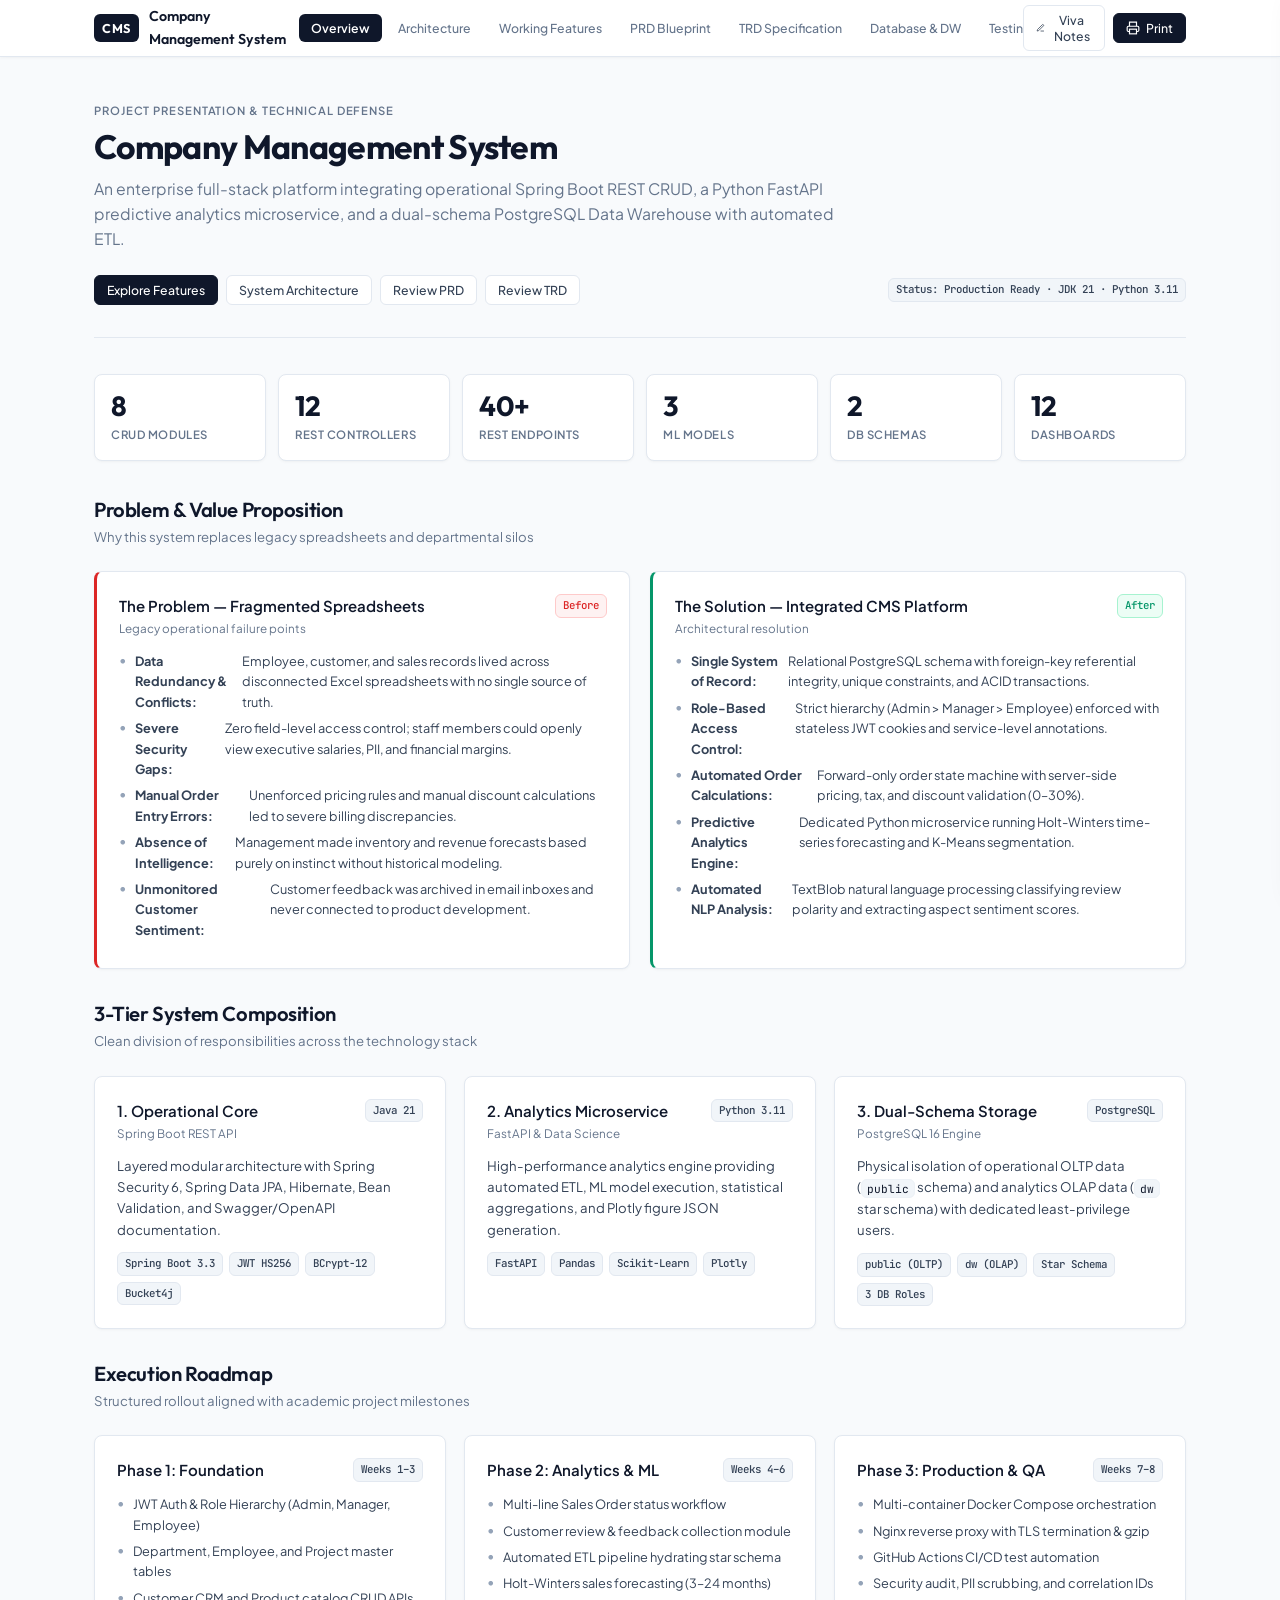
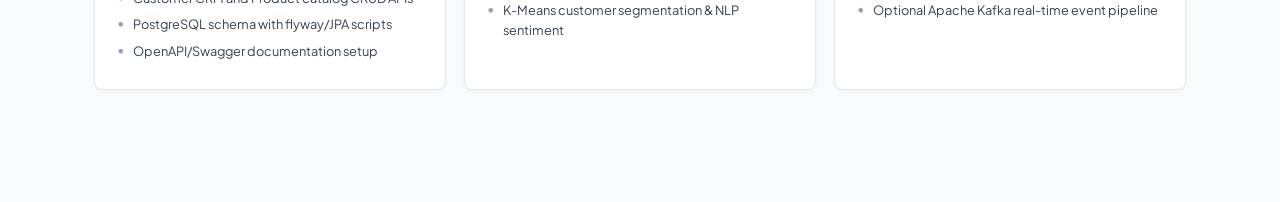
<file: docs/presentation.html>
<!DOCTYPE html>
<html lang="en">
<head>
<meta charset="UTF-8" />
<meta name="viewport" content="width=device-width, initial-scale=1.0" />
<title>Company Management System — Architecture &amp; Project Specification</title>
<link rel="preconnect" href="https://fonts.googleapis.com" />
<link rel="preconnect" href="https://fonts.gstatic.com" crossorigin />
<link href="https://fonts.googleapis.com/css2?family=Outfit:wght@400;500;600;700&family=Plus+Jakarta+Sans:wght@400;500;600;700&family=JetBrains+Mono:wght@400;500&display=swap" rel="stylesheet" />
<style>
:root {
  --bg-canvas: #f8fafc;
  --bg-surface: #ffffff;
  --bg-subtle: #f1f5f9;
  --border: #e2e8f0;
  --border-subtle: #edf2f7;
  
  --text-main: #0f172a;
  --text-body: #334155;
  --text-muted: #64748b;
  --text-light: #94a3b8;
  
  --ink: #0f172a;
  
  /* Restrained, solid indicator colors - ZERO gradients */
  --c-blue: #2563eb;
  --c-blue-bg: #eff6ff;
  --c-green: #059669;
  --c-green-bg: #ecfdf5;
  --c-amber: #d97706;
  --c-amber-bg: #fffbeb;
  --c-purple: #7c3aed;
  --c-purple-bg: #f5f3ff;
  --c-red: #dc2626;
  --c-red-bg: #fef2f2;

  --font-display: 'Outfit', -apple-system, BlinkMacSystemFont, sans-serif;
  --font-body: 'Plus Jakarta Sans', -apple-system, BlinkMacSystemFont, sans-serif;
  --font-mono: 'JetBrains Mono', monospace;

  --radius-sm: 6px;
  --radius-md: 8px;
  --radius-lg: 12px;
  --shadow-sm: 0 1px 3px 0 rgba(0, 0, 0, 0.04), 0 1px 2px -1px rgba(0, 0, 0, 0.02);
}

*, *::before, *::after {
  box-sizing: border-box;
  margin: 0;
  padding: 0;
}

html {
  scroll-behavior: smooth;
  font-size: 15px;
}

body {
  font-family: var(--font-body);
  background-color: var(--bg-canvas);
  color: var(--text-body);
  line-height: 1.6;
  -webkit-font-smoothing: antialiased;
  min-height: 100vh;
}

/* Typography Standards */
h1, h2, h3, h4, h5, .font-display {
  font-family: var(--font-display);
  color: var(--text-main);
  letter-spacing: -0.02em;
  font-weight: 600;
}

h1 { font-size: 2.25rem; line-height: 1.2; font-weight: 700; }
h2 { font-size: 1.45rem; line-height: 1.3; }
h3 { font-size: 1.1rem; line-height: 1.4; }
h4 { font-size: 0.95rem; }

p { margin-bottom: 0.85rem; }
p:last-child { margin-bottom: 0; }

code {
  font-family: var(--font-mono);
  font-size: 0.85em;
  background-color: var(--bg-subtle);
  color: var(--text-main);
  padding: 0.15em 0.45em;
  border-radius: var(--radius-sm);
  border: 1px solid var(--border-subtle);
}

/* Header & Navigation Bar */
.navbar {
  position: sticky;
  top: 0;
  z-index: 100;
  background: var(--bg-surface);
  border-bottom: 1px solid var(--border);
  box-shadow: var(--shadow-sm);
}

.navbar-inner {
  max-width: 1140px;
  margin: 0 auto;
  padding: 0 24px;
  display: flex;
  align-items: center;
  justify-content: space-between;
  height: 56px;
}

.brand {
  display: flex;
  align-items: center;
  gap: 10px;
  text-decoration: none;
  color: var(--text-main);
}

.brand-badge {
  background: var(--ink);
  color: #ffffff;
  font-family: var(--font-display);
  font-weight: 700;
  font-size: 0.85rem;
  padding: 4px 8px;
  border-radius: var(--radius-sm);
  letter-spacing: 0.05em;
}

.brand-title {
  font-family: var(--font-display);
  font-size: 0.95rem;
  font-weight: 600;
  color: var(--text-main);
}

.nav-tabs {
  display: flex;
  gap: 4px;
  overflow-x: auto;
  scrollbar-width: none;
}
.nav-tabs::-webkit-scrollbar { display: none; }

.nav-tab {
  font-family: var(--font-body);
  font-size: 0.82rem;
  font-weight: 500;
  color: var(--text-muted);
  background: none;
  border: none;
  padding: 6px 12px;
  border-radius: var(--radius-sm);
  cursor: pointer;
  white-space: nowrap;
  transition: all 0.15s ease;
}

.nav-tab:hover {
  color: var(--text-main);
  background: var(--bg-subtle);
}

.nav-tab.active {
  color: #ffffff;
  background: var(--ink);
  font-weight: 600;
}

.nav-actions {
  display: flex;
  align-items: center;
  gap: 8px;
}

.btn {
  display: inline-flex;
  align-items: center;
  gap: 6px;
  font-family: var(--font-body);
  font-size: 0.82rem;
  font-weight: 500;
  padding: 6px 12px;
  border-radius: var(--radius-sm);
  border: 1px solid var(--border);
  background: var(--bg-surface);
  color: var(--text-body);
  cursor: pointer;
  text-decoration: none;
  transition: all 0.15s ease;
}

.btn:hover {
  background: var(--bg-subtle);
  color: var(--text-main);
  border-color: var(--text-light);
}

.btn-primary {
  background: var(--ink);
  color: #ffffff;
  border-color: var(--ink);
}

.btn-primary:hover {
  background: #1e293b;
  color: #ffffff;
  border-color: #1e293b;
}

/* Page Container */
.page-container {
  max-width: 1140px;
  margin: 0 auto;
  padding: 40px 24px 80px;
}

.section {
  display: none;
}
.section.active {
  display: block;
}

/* Clean Header / Hero */
.hero {
  border-bottom: 1px solid var(--border);
  padding-bottom: 32px;
  margin-bottom: 36px;
}

.eyebrow {
  display: inline-block;
  font-size: 0.75rem;
  font-weight: 600;
  text-transform: uppercase;
  letter-spacing: 0.08em;
  color: var(--text-muted);
  margin-bottom: 8px;
}

.hero-subtitle {
  font-size: 1.05rem;
  color: var(--text-muted);
  max-width: 760px;
  margin-top: 8px;
}

.quick-bar {
  display: flex;
  align-items: center;
  justify-content: space-between;
  flex-wrap: wrap;
  gap: 12px;
  margin-top: 24px;
}

.filter-search {
  position: relative;
  width: 100%;
  max-width: 320px;
}

.filter-search input {
  width: 100%;
  padding: 8px 12px 8px 32px;
  font-family: var(--font-body);
  font-size: 0.85rem;
  border: 1px solid var(--border);
  border-radius: var(--radius-sm);
  background: var(--bg-surface);
  color: var(--text-main);
  outline: none;
  transition: border-color 0.15s;
}

.filter-search input:focus {
  border-color: var(--ink);
}

.filter-search svg {
  position: absolute;
  left: 10px;
  top: 50%;
  transform: translateY(-50%);
  color: var(--text-light);
}

/* Metric / Stat Strip */
.stats-strip {
  display: grid;
  grid-template-columns: repeat(auto-fit, minmax(160px, 1fr));
  gap: 12px;
  margin-bottom: 36px;
}

.stat-box {
  background: var(--bg-surface);
  border: 1px solid var(--border);
  border-radius: var(--radius-md);
  padding: 16px;
  box-shadow: var(--shadow-sm);
}

.stat-val {
  font-family: var(--font-display);
  font-size: 1.85rem;
  font-weight: 700;
  color: var(--text-main);
  line-height: 1.1;
  margin-bottom: 4px;
}

.stat-desc {
  font-size: 0.76rem;
  font-weight: 600;
  color: var(--text-muted);
  text-transform: uppercase;
  letter-spacing: 0.05em;
}

/* Content Grids */
.grid-2 {
  display: grid;
  grid-template-columns: repeat(auto-fit, minmax(420px, 1fr));
  gap: 20px;
  margin-bottom: 32px;
}

.grid-3 {
  display: grid;
  grid-template-columns: repeat(auto-fit, minmax(310px, 1fr));
  gap: 18px;
  margin-bottom: 32px;
}

.grid-4 {
  display: grid;
  grid-template-columns: repeat(auto-fit, minmax(230px, 1fr));
  gap: 16px;
  margin-bottom: 32px;
}

/* Card Component */
.card {
  background: var(--bg-surface);
  border: 1px solid var(--border);
  border-radius: var(--radius-md);
  padding: 22px;
  box-shadow: var(--shadow-sm);
  display: flex;
  flex-direction: column;
}

.card-header {
  display: flex;
  align-items: flex-start;
  justify-content: space-between;
  margin-bottom: 12px;
}

.card-title {
  font-size: 1rem;
  font-weight: 600;
  color: var(--text-main);
}

.card-meta {
  font-size: 0.78rem;
  color: var(--text-muted);
  margin-top: 2px;
}

.card-body {
  font-size: 0.88rem;
  color: var(--text-body);
  flex-grow: 1;
}

/* Badges & Pills - Pure, flat, subtle solid fills */
.badge {
  display: inline-flex;
  align-items: center;
  font-family: var(--font-mono);
  font-size: 0.72rem;
  font-weight: 500;
  padding: 2px 7px;
  border-radius: var(--radius-sm);
  white-space: nowrap;
}

.badge-neutral { background: var(--bg-subtle); color: var(--text-body); border: 1px solid var(--border); }
.badge-blue    { background: var(--c-blue-bg); color: var(--c-blue); border: 1px solid #bfdbfe; }
.badge-green   { background: var(--c-green-bg); color: var(--c-green); border: 1px solid #a7f3d0; }
.badge-amber   { background: var(--c-amber-bg); color: var(--c-amber); border: 1px solid #fde68a; }
.badge-purple  { background: var(--c-purple-bg); color: var(--c-purple); border: 1px solid #ddd6fe; }
.badge-red     { background: var(--c-red-bg); color: var(--c-red); border: 1px solid #fecaca; }

.pill-list {
  display: flex;
  flex-wrap: wrap;
  gap: 6px;
  margin-top: 10px;
}

/* Section Header */
.section-header {
  margin-bottom: 24px;
}

.section-header h2 {
  font-size: 1.35rem;
  font-weight: 600;
  color: var(--text-main);
}

.section-header p {
  font-size: 0.88rem;
  color: var(--text-muted);
  margin-top: 3px;
}

/* Clean Explanatory Callout */
.callout {
  background: var(--bg-surface);
  border: 1px solid var(--border);
  border-left: 4px solid var(--ink);
  border-radius: var(--radius-sm);
  padding: 16px 20px;
  margin-bottom: 24px;
}

.callout-title {
  font-family: var(--font-display);
  font-size: 0.95rem;
  font-weight: 600;
  color: var(--text-main);
  margin-bottom: 4px;
}

.callout-text {
  font-size: 0.88rem;
  color: var(--text-body);
  line-height: 1.55;
}

/* Tables */
.table-wrapper {
  background: var(--bg-surface);
  border: 1px solid var(--border);
  border-radius: var(--radius-md);
  overflow-x: auto;
  box-shadow: var(--shadow-sm);
  margin-bottom: 28px;
}

table.data-table {
  width: 100%;
  border-collapse: collapse;
  font-size: 0.85rem;
  text-align: left;
}

table.data-table th {
  background: var(--bg-subtle);
  padding: 10px 14px;
  font-family: var(--font-display);
  font-size: 0.75rem;
  font-weight: 600;
  text-transform: uppercase;
  letter-spacing: 0.05em;
  color: var(--text-muted);
  border-bottom: 1px solid var(--border);
}

table.data-table td {
  padding: 10px 14px;
  border-bottom: 1px solid var(--border-subtle);
  vertical-align: middle;
}

table.data-table tr:last-child td {
  border-bottom: none;
}

table.data-table tr:hover td {
  background: #fafafc;
}

/* Interactive Feature Detail Item */
.feature-item {
  background: var(--bg-surface);
  border: 1px solid var(--border);
  border-radius: var(--radius-md);
  margin-bottom: 12px;
  transition: border-color 0.15s;
}

.feature-item:hover {
  border-color: var(--text-light);
}

.feature-summary {
  padding: 16px 20px;
  display: flex;
  align-items: center;
  justify-content: space-between;
  cursor: pointer;
  user-select: none;
}

.feature-summary-left {
  display: flex;
  align-items: center;
  gap: 14px;
}

.feature-num {
  font-family: var(--font-mono);
  font-size: 0.76rem;
  font-weight: 600;
  background: var(--bg-subtle);
  color: var(--text-main);
  padding: 3px 8px;
  border-radius: var(--radius-sm);
  border: 1px solid var(--border);
}

.feature-title-text {
  font-size: 0.95rem;
  font-weight: 600;
  color: var(--text-main);
}

.feature-subtitle-text {
  font-size: 0.82rem;
  color: var(--text-muted);
  margin-top: 1px;
}

.feature-summary-right {
  display: flex;
  align-items: center;
  gap: 12px;
}

.feature-chevron {
  width: 18px;
  height: 18px;
  color: var(--text-light);
  transition: transform 0.2s ease;
}

.feature-item.open .feature-chevron {
  transform: rotate(180deg);
  color: var(--text-main);
}

.feature-details {
  display: none;
  padding: 0 20px 20px 20px;
  border-top: 1px solid var(--border-subtle);
  background: #fafafa;
}

.feature-item.open .feature-details {
  display: block;
}

.feature-details-grid {
  display: grid;
  grid-template-columns: repeat(auto-fit, minmax(280px, 1fr));
  gap: 16px;
  margin-top: 16px;
}

.feature-details-col h5 {
  font-size: 0.78rem;
  text-transform: uppercase;
  letter-spacing: 0.05em;
  color: var(--text-muted);
  margin-bottom: 8px;
}

.clean-list {
  list-style: none;
}

.clean-list li {
  font-size: 0.85rem;
  color: var(--text-body);
  margin-bottom: 6px;
  display: flex;
  align-items: flex-start;
  gap: 8px;
}

.clean-list li::before {
  content: "•";
  color: var(--text-light);
  font-size: 1.1em;
  line-height: 1.2;
}

/* Architecture & Flow Diagrams */
.diagram-container {
  background: var(--bg-surface);
  border: 1px solid var(--border);
  border-radius: var(--radius-md);
  padding: 24px;
  margin-bottom: 24px;
  box-shadow: var(--shadow-sm);
}

.diagram-controls {
  display: flex;
  align-items: center;
  gap: 8px;
  flex-wrap: wrap;
  margin-top: 16px;
  padding-top: 16px;
  border-top: 1px solid var(--border-subtle);
}

.diagram-info-panel {
  background: var(--bg-subtle);
  border: 1px solid var(--border);
  border-radius: var(--radius-sm);
  padding: 12px 16px;
  font-size: 0.85rem;
  color: var(--text-main);
  margin-top: 14px;
  min-height: 48px;
  display: flex;
  align-items: center;
}

/* Sequential Step Strip */
.step-strip {
  display: flex;
  gap: 8px;
  overflow-x: auto;
  padding-bottom: 6px;
  margin: 18px 0;
}

.step-card {
  flex: 1;
  min-width: 120px;
  background: var(--bg-surface);
  border: 1px solid var(--border);
  border-radius: var(--radius-sm);
  padding: 12px;
  font-size: 0.8rem;
  text-align: center;
  position: relative;
}

.step-card-num {
  font-family: var(--font-mono);
  font-size: 0.7rem;
  font-weight: 600;
  color: var(--text-light);
  margin-bottom: 4px;
}

.step-card-title {
  font-weight: 600;
  color: var(--text-main);
  line-height: 1.2;
}

/* Code Snippets - Dark clean slate block */
.code-container {
  background: #0f172a;
  color: #e2e8f0;
  border-radius: var(--radius-md);
  padding: 16px 20px;
  font-family: var(--font-mono);
  font-size: 0.82rem;
  line-height: 1.6;
  overflow-x: auto;
  margin-bottom: 20px;
}

.code-title {
  color: #94a3b8;
  font-size: 0.72rem;
  text-transform: uppercase;
  letter-spacing: 0.08em;
  margin-bottom: 8px;
  border-bottom: 1px solid #1e293b;
  padding-bottom: 6px;
}

.code-container .kw  { color: #93c5fd; font-weight: 500; }
.code-container .fn  { color: #a7f3d0; }
.code-container .str { color: #fde68a; }
.code-container .num { color: #fca5a5; }
.code-container .com { color: #64748b; font-style: italic; }

/* Progress bars - solid, crisp */
.progress-row {
  margin-bottom: 14px;
}
.progress-labels {
  display: flex;
  justify-content: space-between;
  font-size: 0.82rem;
  font-weight: 500;
  margin-bottom: 6px;
}
.progress-track {
  height: 6px;
  background: var(--bg-subtle);
  border-radius: 3px;
  overflow: hidden;
  border: 1px solid var(--border-subtle);
}
.progress-fill {
  height: 100%;
  background: var(--ink);
  border-radius: 3px;
}

/* Slide-out Cheat Sheet Drawer */
.drawer-backdrop {
  display: none;
  position: fixed;
  inset: 0;
  background: rgba(15, 23, 42, 0.4);
  z-index: 200;
}
.drawer-backdrop.active { display: block; }

.drawer {
  position: fixed;
  top: 0;
  right: -460px;
  width: 440px;
  max-width: 90vw;
  height: 100vh;
  background: var(--bg-surface);
  box-shadow: -8px 0 24px rgba(0, 0, 0, 0.08);
  border-left: 1px solid var(--border);
  z-index: 201;
  transition: right 0.25s ease;
  display: flex;
  flex-direction: column;
}
.drawer.active { right: 0; }

.drawer-header {
  padding: 18px 24px;
  border-bottom: 1px solid var(--border);
  display: flex;
  align-items: center;
  justify-content: space-between;
}

.drawer-content {
  padding: 24px;
  overflow-y: auto;
  flex-grow: 1;
}

/* Print Optimization */
@media print {
  .navbar, .quick-bar, .diagram-controls, .btn, .filter-search { display: none !important; }
  .section { display: block !important; page-break-after: always; }
  body { background: #ffffff; color: #000000; font-size: 12pt; }
  .card, .table-wrapper, .feature-item { box-shadow: none !important; border: 1px solid #ccc !important; }
  .feature-details { display: block !important; }
}

@media (max-width: 768px) {
  .navbar-inner { padding: 0 16px; height: auto; flex-wrap: wrap; padding-top: 10px; padding-bottom: 10px; gap: 10px; }
  .page-container { padding: 24px 16px 60px; }
  .grid-2, .grid-3, .grid-4 { grid-template-columns: 1fr; }
  h1 { font-size: 1.85rem; }
}
</style>
</head>
<body>

<!-- Navigation Bar -->
<header class="navbar">
  <div class="navbar-inner">
    <a href="#" class="brand" onclick="showTab('overview'); return false;">
      <span class="brand-badge">CMS</span>
      <span class="brand-title">Company Management System</span>
    </a>
    <nav class="nav-tabs">
      <button class="nav-tab active" onclick="showTab('overview', this)">Overview</button>
      <button class="nav-tab" onclick="showTab('architecture', this)">Architecture</button>
      <button class="nav-tab" onclick="showTab('features', this)">Working Features</button>
      <button class="nav-tab" onclick="showTab('prd', this)">PRD Blueprint</button>
      <button class="nav-tab" onclick="showTab('trd', this)">TRD Specification</button>
      <button class="nav-tab" onclick="showTab('database', this)">Database &amp; DW</button>
      <button class="nav-tab" onclick="showTab('testing', this)">Testing &amp; QA</button>
      <button class="nav-tab" onclick="showTab('devops', this)">DevOps &amp; Deploy</button>
    </nav>
    <div class="nav-actions">
      <button class="btn" onclick="toggleCheatSheet()" title="Quick cheat-sheet for oral questions">
        <svg width="14" height="14" viewBox="0 0 24 24" fill="none" stroke="currentColor" stroke-width="2"><path d="M12 20h9"/><path d="M16.5 3.5a2.121 2.121 0 0 1 3 3L7 19l-4 1 1-4L16.5 3.5z"/></svg>
        Viva Notes
      </button>
      <button class="btn btn-primary" onclick="window.print()" title="Print clean executive summary">
        <svg width="14" height="14" viewBox="0 0 24 24" fill="none" stroke="currentColor" stroke-width="2"><polyline points="6 9 6 2 18 2 18 9"/><path d="M6 18H4a2 2 0 0 1-2-2v-5a2 2 0 0 1 2-2h16a2 2 0 0 1 2 2v5a2 2 0 0 1-2 2h-2"/><rect x="6" y="14" width="12" height="8"/></svg>
        Print
      </button>
    </div>
  </div>
</header>

<main class="page-container">

  <!-- ════════════════════ 1. OVERVIEW ════════════════════ -->
  <section id="tab-overview" class="section active">
    <div class="hero">
      <div class="eyebrow">Project Presentation &amp; Technical Defense</div>
      <h1>Company Management System</h1>
      <p class="hero-subtitle">
        An enterprise full-stack platform integrating operational Spring Boot REST CRUD, a Python FastAPI predictive analytics microservice, and a dual-schema PostgreSQL Data Warehouse with automated ETL.
      </p>
      
      <div class="quick-bar">
        <div style="display:flex;gap:8px;flex-wrap:wrap">
          <button class="btn btn-primary" onclick="showTab('features')">Explore Features</button>
          <button class="btn" onclick="showTab('architecture')">System Architecture</button>
          <button class="btn" onclick="showTab('prd')">Review PRD</button>
          <button class="btn" onclick="showTab('trd')">Review TRD</button>
        </div>
        <div class="badge badge-neutral">Status: Production Ready · JDK 21 · Python 3.11</div>
      </div>
    </div>

    <!-- Core Numerical Metrics Strip -->
    <div class="stats-strip">
      <div class="stat-box">
        <div class="stat-val">8</div>
        <div class="stat-desc">CRUD Modules</div>
      </div>
      <div class="stat-box">
        <div class="stat-val">12</div>
        <div class="stat-desc">REST Controllers</div>
      </div>
      <div class="stat-box">
        <div class="stat-val">40+</div>
        <div class="stat-desc">REST Endpoints</div>
      </div>
      <div class="stat-box">
        <div class="stat-val">3</div>
        <div class="stat-desc">ML Models</div>
      </div>
      <div class="stat-box">
        <div class="stat-val">2</div>
        <div class="stat-desc">DB Schemas</div>
      </div>
      <div class="stat-box">
        <div class="stat-val">12</div>
        <div class="stat-desc">Dashboards</div>
      </div>
    </div>

    <!-- Problem & Solution Comparison -->
    <div class="section-header">
      <h2>Problem &amp; Value Proposition</h2>
      <p>Why this system replaces legacy spreadsheets and departmental silos</p>
    </div>

    <div class="grid-2">
      <div class="card" style="border-left: 3px solid var(--c-red);">
        <div class="card-header">
          <div>
            <div class="card-title">The Problem — Fragmented Spreadsheets</div>
            <div class="card-meta">Legacy operational failure points</div>
          </div>
          <span class="badge badge-red">Before</span>
        </div>
        <div class="card-body">
          <ul class="clean-list">
            <li><strong>Data Redundancy &amp; Conflicts:</strong> Employee, customer, and sales records lived across disconnected Excel spreadsheets with no single source of truth.</li>
            <li><strong>Severe Security Gaps:</strong> Zero field-level access control; staff members could openly view executive salaries, PII, and financial margins.</li>
            <li><strong>Manual Order Entry Errors:</strong> Unenforced pricing rules and manual discount calculations led to severe billing discrepancies.</li>
            <li><strong>Absence of Intelligence:</strong> Management made inventory and revenue forecasts based purely on instinct without historical modeling.</li>
            <li><strong>Unmonitored Customer Sentiment:</strong> Customer feedback was archived in email inboxes and never connected to product development.</li>
          </ul>
        </div>
      </div>

      <div class="card" style="border-left: 3px solid var(--c-green);">
        <div class="card-header">
          <div>
            <div class="card-title">The Solution — Integrated CMS Platform</div>
            <div class="card-meta">Architectural resolution</div>
          </div>
          <span class="badge badge-green">After</span>
        </div>
        <div class="card-body">
          <ul class="clean-list">
            <li><strong>Single System of Record:</strong> Relational PostgreSQL schema with foreign-key referential integrity, unique constraints, and ACID transactions.</li>
            <li><strong>Role-Based Access Control:</strong> Strict hierarchy (Admin &gt; Manager &gt; Employee) enforced with stateless JWT cookies and service-level annotations.</li>
            <li><strong>Automated Order Calculations:</strong> Forward-only order state machine with server-side pricing, tax, and discount validation (0–30%).</li>
            <li><strong>Predictive Analytics Engine:</strong> Dedicated Python microservice running Holt-Winters time-series forecasting and K-Means segmentation.</li>
            <li><strong>Automated NLP Analysis:</strong> TextBlob natural language processing classifying review polarity and extracting aspect sentiment scores.</li>
          </ul>
        </div>
      </div>
    </div>

    <!-- 3-Component Architecture Breakdown -->
    <div class="section-header">
      <h2>3-Tier System Composition</h2>
      <p>Clean division of responsibilities across the technology stack</p>
    </div>

    <div class="grid-3">
      <div class="card">
        <div class="card-header">
          <div>
            <div class="card-title">1. Operational Core</div>
            <div class="card-meta">Spring Boot REST API</div>
          </div>
          <span class="badge badge-neutral">Java 21</span>
        </div>
        <div class="card-body">
          <p>Layered modular architecture with Spring Security 6, Spring Data JPA, Hibernate, Bean Validation, and Swagger/OpenAPI documentation.</p>
          <div class="pill-list">
            <span class="badge badge-neutral">Spring Boot 3.3</span>
            <span class="badge badge-neutral">JWT HS256</span>
            <span class="badge badge-neutral">BCrypt-12</span>
            <span class="badge badge-neutral">Bucket4j</span>
          </div>
        </div>
      </div>

      <div class="card">
        <div class="card-header">
          <div>
            <div class="card-title">2. Analytics Microservice</div>
            <div class="card-meta">FastAPI &amp; Data Science</div>
          </div>
          <span class="badge badge-neutral">Python 3.11</span>
        </div>
        <div class="card-body">
          <p>High-performance analytics engine providing automated ETL, ML model execution, statistical aggregations, and Plotly figure JSON generation.</p>
          <div class="pill-list">
            <span class="badge badge-neutral">FastAPI</span>
            <span class="badge badge-neutral">Pandas</span>
            <span class="badge badge-neutral">Scikit-Learn</span>
            <span class="badge badge-neutral">Plotly</span>
          </div>
        </div>
      </div>

      <div class="card">
        <div class="card-header">
          <div>
            <div class="card-title">3. Dual-Schema Storage</div>
            <div class="card-meta">PostgreSQL 16 Engine</div>
          </div>
          <span class="badge badge-neutral">PostgreSQL</span>
        </div>
        <div class="card-body">
          <p>Physical isolation of operational OLTP data (<code>public</code> schema) and analytics OLAP data (<code>dw</code> star schema) with dedicated least-privilege users.</p>
          <div class="pill-list">
            <span class="badge badge-neutral">public (OLTP)</span>
            <span class="badge badge-neutral">dw (OLAP)</span>
            <span class="badge badge-neutral">Star Schema</span>
            <span class="badge badge-neutral">3 DB Roles</span>
          </div>
        </div>
      </div>
    </div>

    <!-- Timeline & Deliverables -->
    <div class="section-header">
      <h2>Execution Roadmap</h2>
      <p>Structured rollout aligned with academic project milestones</p>
    </div>

    <div class="grid-3">
      <div class="card">
        <div class="card-header">
          <div class="card-title">Phase 1: Foundation</div>
          <span class="badge badge-neutral">Weeks 1–3</span>
        </div>
        <div class="card-body">
          <ul class="clean-list">
            <li>JWT Auth &amp; Role Hierarchy (Admin, Manager, Employee)</li>
            <li>Department, Employee, and Project master tables</li>
            <li>Customer CRM and Product catalog CRUD APIs</li>
            <li>PostgreSQL schema with flyway/JPA scripts</li>
            <li>OpenAPI/Swagger documentation setup</li>
          </ul>
        </div>
      </div>

      <div class="card">
        <div class="card-header">
          <div class="card-title">Phase 2: Analytics &amp; ML</div>
          <span class="badge badge-neutral">Weeks 4–6</span>
        </div>
        <div class="card-body">
          <ul class="clean-list">
            <li>Multi-line Sales Order status workflow</li>
            <li>Customer review &amp; feedback collection module</li>
            <li>Automated ETL pipeline hydrating star schema</li>
            <li>Holt-Winters sales forecasting (3–24 months)</li>
            <li>K-Means customer segmentation &amp; NLP sentiment</li>
          </ul>
        </div>
      </div>

      <div class="card">
        <div class="card-header">
          <div class="card-title">Phase 3: Production &amp; QA</div>
          <span class="badge badge-neutral">Weeks 7–8</span>
        </div>
        <div class="card-body">
          <ul class="clean-list">
            <li>Multi-container Docker Compose orchestration</li>
            <li>Nginx reverse proxy with TLS termination &amp; gzip</li>
            <li>GitHub Actions CI/CD test automation</li>
            <li>Security audit, PII scrubbing, and correlation IDs</li>
            <li>Optional Apache Kafka real-time event pipeline</li>
          </ul>
        </div>
      </div>
    </div>
  </section>

  <!-- ════════════════════ 2. ARCHITECTURE ════════════════════ -->
  <section id="tab-architecture" class="section">
    <div class="hero">
      <div class="eyebrow">Technical Architecture</div>
      <h1>System Architecture &amp; Data Pipeline</h1>
      <p class="hero-subtitle">
        How the client, security layer, reverse proxy, operational database, and analytical engine communicate across protected network boundaries.
      </p>
    </div>

    <!-- Interactive Architecture Diagram -->
    <div class="diagram-container">
      <div class="section-header" style="margin-bottom:12px">
        <h3>Component Topology &amp; Network Layout</h3>
        <p>Click any component box to inspect its role, port, and security boundaries</p>
      </div>

      <svg id="archSvg" viewBox="0 0 760 320" style="width:100%;height:auto;display:block">
        <defs>
          <marker id="arrow" viewBox="0 0 10 10" refX="9" refY="5" markerWidth="6" markerHeight="6" orient="auto">
            <path d="M0 0L10 5L0 10z" fill="#94a3b8"/>
          </marker>
        </defs>
        <!-- Connection Lines -->
        <g stroke="#cbd5e1" stroke-width="1.5" fill="none" marker-end="url(#arrow)">
          <path d="M140 70H195"/>
          <path d="M315 70H370"/>
          <path d="M490 70H545"/>
          <path d="M430 100V190H325"/>
          <path d="M250 220H175"/>
          <path d="M605 100V190H455"/>
        </g>

        <!-- Nodes -->
        <g class="an" data-id="browser" transform="translate(20,40)" style="cursor:pointer">
          <rect width="120" height="60" rx="6" fill="#f8fafc" stroke="#94a3b8" stroke-width="1.5"/>
          <text x="60" y="27" text-anchor="middle" font-family="'Outfit', sans-serif" font-weight="600" font-size="12" fill="#0f172a">Browser Client</text>
          <text x="60" y="44" text-anchor="middle" font-family="'Plus Jakarta Sans', sans-serif" font-size="10" fill="#64748b">HTML5 / JS / Plotly</text>
        </g>

        <g class="an" data-id="nginx" transform="translate(195,40)" style="cursor:pointer">
          <rect width="120" height="60" rx="6" fill="#f8fafc" stroke="#94a3b8" stroke-width="1.5"/>
          <text x="60" y="27" text-anchor="middle" font-family="'Outfit', sans-serif" font-weight="600" font-size="12" fill="#0f172a">Nginx Proxy</text>
          <text x="60" y="44" text-anchor="middle" font-family="'Plus Jakarta Sans', sans-serif" font-size="10" fill="#64748b">Port 80/443 (Edge)</text>
        </g>

        <g class="an" data-id="spring" transform="translate(370,40)" style="cursor:pointer">
          <rect width="120" height="60" rx="6" fill="#f8fafc" stroke="#0f172a" stroke-width="2"/>
          <text x="60" y="27" text-anchor="middle" font-family="'Outfit', sans-serif" font-weight="600" font-size="12" fill="#0f172a">Spring Boot</text>
          <text x="60" y="44" text-anchor="middle" font-family="'Plus Jakarta Sans', sans-serif" font-size="10" fill="#64748b">Port 8080 (REST Core)</text>
        </g>

        <g class="an" data-id="db" transform="translate(545,40)" style="cursor:pointer">
          <rect width="135" height="60" rx="6" fill="#f8fafc" stroke="#0f172a" stroke-width="2"/>
          <text x="67" y="27" text-anchor="middle" font-family="'Outfit', sans-serif" font-weight="600" font-size="12" fill="#0f172a">PostgreSQL 16</text>
          <text x="67" y="44" text-anchor="middle" font-family="'Plus Jakarta Sans', sans-serif" font-size="10" fill="#64748b">public + dw schemas</text>
        </g>

        <g class="an" data-id="fastapi" transform="translate(250,190)" style="cursor:pointer">
          <rect width="135" height="60" rx="6" fill="#f8fafc" stroke="#475569" stroke-width="1.5"/>
          <text x="67" y="27" text-anchor="middle" font-family="'Outfit', sans-serif" font-weight="600" font-size="12" fill="#0f172a">Python FastAPI</text>
          <text x="67" y="44" text-anchor="middle" font-family="'Plus Jakarta Sans', sans-serif" font-size="10" fill="#64748b">Port 8000 (Analytics)</text>
        </g>

        <g class="an" data-id="csv" transform="translate(55,190)" style="cursor:pointer">
          <rect width="120" height="60" rx="6" fill="#f8fafc" stroke="#94a3b8" stroke-width="1.5"/>
          <text x="60" y="27" text-anchor="middle" font-family="'Outfit', sans-serif" font-weight="600" font-size="12" fill="#0f172a">CSV Data Sources</text>
          <text x="60" y="44" text-anchor="middle" font-family="'Plus Jakarta Sans', sans-serif" font-size="10" fill="#64748b">Sales + Reviews</text>
        </g>

        <g class="an" data-id="kafka" transform="translate(455,190)" style="cursor:pointer">
          <rect width="120" height="60" rx="6" fill="#f8fafc" stroke="#94a3b8" stroke-width="1.5" stroke-dasharray="3"/>
          <text x="60" y="27" text-anchor="middle" font-family="'Outfit', sans-serif" font-weight="600" font-size="12" fill="#0f172a">Apache Kafka</text>
          <text x="60" y="44" text-anchor="middle" font-family="'Plus Jakarta Sans', sans-serif" font-size="10" fill="#64748b">Phase 3 Live Feed</text>
        </g>
      </svg>

      <!-- Active Inspection Panel -->
      <div id="archInfo" class="diagram-info-panel">
        <strong>Interactive Topology:</strong> Click on any component box above to see its technical responsibility, trust boundaries, and protocols.
      </div>

      <!-- Flow Trace Triggers -->
      <div class="diagram-controls">
        <span style="font-size:0.78rem;font-weight:600;color:var(--text-muted);text-transform:uppercase">Simulate Flow:</span>
        <button class="btn" onclick="traceFlow('login')">1. User Authentication Flow</button>
        <button class="btn" onclick="traceFlow('crud')">2. CRUD Entity Transaction</button>
        <button class="btn" onclick="traceFlow('analytics')">3. Analytics Chart Generation</button>
        <button class="btn" onclick="traceFlow('etl')">4. ETL Pipeline Batch Run</button>
      </div>
    </div>

    <!-- Step Strip for Chart Generation -->
    <div class="section-header">
      <h2>Step-by-Step Data Flow: Chart Request</h2>
      <p>How an analytics request travels across the secure internal bridge</p>
    </div>

    <div class="step-strip">
      <div class="step-card">
        <div class="step-card-num">Step 01</div>
        <div class="step-card-title">User Interaction</div>
        <p style="font-size:0.75rem;color:var(--text-muted);margin-top:4px">User chooses region / date filter on UI</p>
      </div>
      <div class="step-card">
        <div class="step-card-num">Step 02</div>
        <div class="step-card-title">Nginx Proxy</div>
        <p style="font-size:0.75rem;color:var(--text-muted);margin-top:4px">Terminates SSL, routes <code>/api/*</code></p>
      </div>
      <div class="step-card">
        <div class="step-card-num">Step 03</div>
        <div class="step-card-title">Spring Auth</div>
        <p style="font-size:0.75rem;color:var(--text-muted);margin-top:4px">Validates JWT cookie &amp; checks RBAC</p>
      </div>
      <div class="step-card">
        <div class="step-card-num">Step 04</div>
        <div class="step-card-title">Internal Bridge</div>
        <p style="font-size:0.75rem;color:var(--text-muted);margin-top:4px">Forwards via <code>X-Internal-Key</code> to FastAPI</p>
      </div>
      <div class="step-card">
        <div class="step-card-num">Step 05</div>
        <div class="step-card-title">Warehouse Query</div>
        <p style="font-size:0.75rem;color:var(--text-muted);margin-top:4px">FastAPI queries <code>dw</code> schema tables</p>
      </div>
      <div class="step-card">
        <div class="step-card-num">Step 06</div>
        <div class="step-card-title">Model / Aggregate</div>
        <p style="font-size:0.75rem;color:var(--text-muted);margin-top:4px">Pandas / statsmodels computes metrics</p>
      </div>
      <div class="step-card">
        <div class="step-card-num">Step 07</div>
        <div class="step-card-title">Plotly JSON</div>
        <p style="font-size:0.75rem;color:var(--text-muted);margin-top:4px">Returns figure data &amp; layout JSON</p>
      </div>
      <div class="step-card">
        <div class="step-card-num">Step 08</div>
        <div class="step-card-title">Browser Render</div>
        <p style="font-size:0.75rem;color:var(--text-muted);margin-top:4px">Plotly.js dynamically plots chart</p>
      </div>
    </div>

    <!-- Technology Matrix -->
    <div class="section-header" style="margin-top:32px">
      <h2>Technology Decision Matrix</h2>
      <p>Architectural justifications for every technology selection</p>
    </div>

    <div class="table-wrapper">
      <table class="data-table">
        <thead>
          <tr>
            <th>Layer</th>
            <th>Technology Chosen</th>
            <th>Architectural Justification</th>
            <th>Viva Defense Point</th>
          </tr>
        </thead>
        <tbody>
          <tr>
            <td><strong>Backend</strong></td>
            <td>Java 21 / Spring Boot 3.3</td>
            <td>Enterprise standard, strong typing, mature security filters, and JPA repository abstractions.</td>
            <td>Layered separation: Controller → Service → Repository.</td>
          </tr>
          <tr>
            <td><strong>Analytics</strong></td>
            <td>Python 3.11 / FastAPI</td>
            <td>Native ecosystem for machine learning (scikit-learn, statsmodels, pandas) with async I/O.</td>
            <td>Isolated microservice; analytics crashes never take down operational CRUD.</td>
          </tr>
          <tr>
            <td><strong>Database</strong></td>
            <td>PostgreSQL 16</td>
            <td>Native schema isolation (<code>public</code> vs <code>dw</code>), ACID compliance, and analytical window functions.</td>
            <td>Supports both relational OLTP transactional integrity and OLAP star schemas.</td>
          </tr>
          <tr>
            <td><strong>Security</strong></td>
            <td>JWT + BCrypt-12</td>
            <td>Stateless authentication preventing server session bloat; high work-factor password hashing.</td>
            <td>Tokens stored in <code>httpOnly</code> cookies to mitigate XSS script theft.</td>
          </tr>
          <tr>
            <td><strong>Reverse Proxy</strong></td>
            <td>Nginx 1.25</td>
            <td>Single edge entry point, SSL termination, static file compression, and connection buffering.</td>
            <td>Internal ports (8080, 8000, 5432) remain invisible to the public internet.</td>
          </tr>
        </tbody>
      </table>
    </div>
  </section>

  <!-- ════════════════════ 3. WORKING FEATURES ════════════════════ -->
  <section id="tab-features" class="section">
    <div class="hero">
      <div class="eyebrow">Functional Inventory</div>
      <h1>Complete Working Features</h1>
      <p class="hero-subtitle">
        Comprehensive breakdown of the 8 Operational CRUD Modules, 12 Analytics Dashboards, and Enterprise Security Controls built into the CMS codebase.
      </p>

      <div class="quick-bar">
        <div style="display:flex;gap:6px;flex-wrap:wrap">
          <button class="btn btn-primary" onclick="filterFeatures('all', this)">All Features</button>
          <button class="btn" onclick="filterFeatures('crud', this)">CRUD Modules (8)</button>
          <button class="btn" onclick="filterFeatures('analytics', this)">Analytics Dashboards (12)</button>
          <button class="btn" onclick="filterFeatures('security', this)">Security Controls (8)</button>
        </div>
        <div class="filter-search">
          <svg width="14" height="14" viewBox="0 0 24 24" fill="none" stroke="currentColor" stroke-width="2"><circle cx="11" cy="11" r="8"/><line x1="21" y1="21" x2="16.65" y2="16.65"/></svg>
          <input type="text" id="featureSearchInput" placeholder="Quick search features (e.g. jwt, k-means, order)..." onkeyup="searchFeatures()">
        </div>
      </div>
    </div>

    <!-- Section A: 8 CRUD Modules -->
    <div id="feature-group-crud">
      <div class="section-header">
        <h2>1. Operational CRUD Modules (8)</h2>
        <p>Core business transactional entities managed by Spring Boot REST services</p>
      </div>

      <!-- Module 1 -->
      <div class="feature-item open" data-category="crud" data-search="authentication users jwt rbac bcrypt login rate limit">
        <div class="feature-summary" onclick="toggleFeature(this.parentElement)">
          <div class="feature-summary-left">
            <span class="feature-num">MOD 01</span>
            <div>
              <div class="feature-title-text">Authentication &amp; User Access Management</div>
              <div class="feature-subtitle-text">Stateless JWT authentication, password hashing, and role-based permissions</div>
            </div>
          </div>
          <div class="feature-summary-right">
            <span class="badge badge-neutral">All Roles</span>
            <svg class="feature-chevron" viewBox="0 0 24 24" fill="none" stroke="currentColor" stroke-width="2"><polyline points="6 9 12 15 18 9"/></svg>
          </div>
        </div>
        <div class="feature-details">
          <div class="feature-details-grid">
            <div class="feature-details-col">
              <h5>Implemented Capabilities</h5>
              <ul class="clean-list">
                <li><strong>Stateless JWT Authentication:</strong> Issues HS256 signed JSON Web Tokens with 30-minute expiry containing user ID, role, and unique <code>jti</code> claim.</li>
                <li><strong>Dual Transport Support:</strong> Token delivered in secure <code>httpOnly</code> cookie for browser safety and accepts <code>Authorization: Bearer</code> headers for REST/Postman clients.</li>
                <li><strong>Token Revocation / Denylist:</strong> On logout, token ID is registered in an in-memory denylist preventing reuse until natural expiration.</li>
                <li><strong>Brute-Force Rate Limiting:</strong> Enforces max 5 failed login attempts per minute per IP using Bucket4j; triggers HTTP 429 Too Many Requests.</li>
              </ul>
            </div>
            <div class="feature-details-col">
              <h5>Database &amp; Code Artifacts</h5>
              <ul class="clean-list">
                <li><strong>Table:</strong> <code>user_account (id, email, password_hash, role, enabled, employee_id)</code></li>
                <li><strong>Security Filters:</strong> <code>JwtAuthFilter</code>, <code>RateLimitFilter</code>, <code>UserDetailsServiceImpl</code></li>
                <li><strong>Password Defense:</strong> BCrypt strength 12 (approx. 300ms per verification).</li>
                <li><strong>Self-Service:</strong> <code>POST /api/auth/change-password</code> with mandatory old password verification.</li>
              </ul>
            </div>
          </div>
        </div>
      </div>

      <!-- Module 2 -->
      <div class="feature-item" data-category="crud" data-search="departments company structure guard delete cascade employee">
        <div class="feature-summary" onclick="toggleFeature(this.parentElement)">
          <div class="feature-summary-left">
            <span class="feature-num">MOD 02</span>
            <div>
              <div class="feature-title-text">Department Management</div>
              <div class="feature-subtitle-text">Corporate organizational hierarchy with integrity guards</div>
            </div>
          </div>
          <div class="feature-summary-right">
            <span class="badge badge-neutral">Admin Only (Write)</span>
            <svg class="feature-chevron" viewBox="0 0 24 24" fill="none" stroke="currentColor" stroke-width="2"><polyline points="6 9 12 15 18 9"/></svg>
          </div>
        </div>
        <div class="feature-details">
          <div class="feature-details-grid">
            <div class="feature-details-col">
              <h5>Implemented Capabilities</h5>
              <ul class="clean-list">
                <li><strong>Full CRUD Operations:</strong> Complete REST endpoints to create, list, inspect, update, and remove corporate departments.</li>
                <li><strong>Unique Name Constraint:</strong> Enforced at both database schema and JPA entity level to prevent naming duplicates.</li>
                <li><strong>Referential Deletion Guard:</strong> If employees are actively assigned to a department, deletion is blocked, returning a friendly <code>409 Conflict</code>.</li>
                <li><strong>Role Differentiation:</strong> Admin has full write privileges; Managers and Employees hold read-only listing privileges.</li>
              </ul>
            </div>
            <div class="feature-details-col">
              <h5>Database &amp; Code Artifacts</h5>
              <ul class="clean-list">
                <li><strong>Table:</strong> <code>department (id, name UNIQUE, description, location)</code></li>
                <li><strong>Controller &amp; Service:</strong> <code>DepartmentController.java</code>, <code>DepartmentService.java</code></li>
                <li><strong>Relationship:</strong> <code>@OneToMany(mappedBy = "department")</code> linking to Employee entity.</li>
              </ul>
            </div>
          </div>
        </div>
      </div>

      <!-- Module 3 -->
      <div class="feature-item" data-category="crud" data-search="employees staff soft delete pii salary anonymization hierarchy">
        <div class="feature-summary" onclick="toggleFeature(this.parentElement)">
          <div class="feature-summary-left">
            <span class="feature-num">MOD 03</span>
            <div>
              <div class="feature-title-text">Employee Directory &amp; Lifecycle</div>
              <div class="feature-subtitle-text">Staff management with manager hierarchy, PII privacy, and soft-delete</div>
            </div>
          </div>
          <div class="feature-summary-right">
            <span class="badge badge-neutral">Admin &amp; Manager</span>
            <svg class="feature-chevron" viewBox="0 0 24 24" fill="none" stroke="currentColor" stroke-width="2"><polyline points="6 9 12 15 18 9"/></svg>
          </div>
        </div>
        <div class="feature-details">
          <div class="feature-details-grid">
            <div class="feature-details-col">
              <h5>Implemented Capabilities</h5>
              <ul class="clean-list">
                <li><strong>Complete Staff Lifecycle:</strong> Hire date, job title, unique employee code, department assignment, and reporting manager link.</li>
                <li><strong>Salary &amp; PII Confidentiality:</strong> Salaries and birth dates are scrubbed from DTO responses unless requested by an authenticated Admin.</li>
                <li><strong>Search &amp; Pagination:</strong> Full pagination with sorting (<code>?page=0&amp;size=20&amp;sort=lastName,asc</code>) and filtering by department and status.</li>
                <li><strong>Soft-Delete with Anonymization:</strong> Deleting an employee with sales history flags status as INACTIVE and redacts sensitive PII instead of hard-deleting.</li>
              </ul>
            </div>
            <div class="feature-details-col">
              <h5>Database &amp; Code Artifacts</h5>
              <ul class="clean-list">
                <li><strong>Table:</strong> <code>employee (id, employee_code, first_name, last_name, email, phone, salary, status, department_id, manager_id)</code></li>
                <li><strong>Self-Join Mapping:</strong> <code>@ManyToOne Employee manager</code> for organizational trees.</li>
                <li><strong>Controller &amp; Service:</strong> <code>EmployeeController.java</code>, <code>EmployeeService.java</code></li>
              </ul>
            </div>
          </div>
        </div>
      </div>

      <!-- Module 4 -->
      <div class="feature-item" data-category="crud" data-search="projects teams assignment many to many deadlines">
        <div class="feature-summary" onclick="toggleFeature(this.parentElement)">
          <div class="feature-summary-left">
            <span class="feature-num">MOD 04</span>
            <div>
              <div class="feature-title-text">Project Portfolio &amp; Team Allocations</div>
              <div class="feature-subtitle-text">Cross-functional project tracking with Many-to-Many employee assignment</div>
            </div>
          </div>
          <div class="feature-summary-right">
            <span class="badge badge-neutral">Manager &amp; Admin</span>
            <svg class="feature-chevron" viewBox="0 0 24 24" fill="none" stroke="currentColor" stroke-width="2"><polyline points="6 9 12 15 18 9"/></svg>
          </div>
        </div>
        <div class="feature-details">
          <div class="feature-details-grid">
            <div class="feature-details-col">
              <h5>Implemented Capabilities</h5>
              <ul class="clean-list">
                <li><strong>Project Lifecycle Tracking:</strong> Track initiatives across status phases: <code>PLANNED → ACTIVE → DONE</code> with start and target completion dates.</li>
                <li><strong>Team Assignment (N:N):</strong> Admin and Managers can assign or unassign multiple employees to projects without duplicating records.</li>
                <li><strong>Scoped Visibility:</strong> Employees can view only projects where they are explicitly assigned; Managers view all department projects.</li>
                <li><strong>Validation Constraints:</strong> Validates that project completion dates must occur after start dates.</li>
              </ul>
            </div>
            <div class="feature-details-col">
              <h5>Database &amp; Code Artifacts</h5>
              <ul class="clean-list">
                <li><strong>Tables:</strong> <code>project (id, name, start_date, end_date, status, department_id)</code> and join table <code>project_employee (project_id, employee_id)</code></li>
                <li><strong>JPA Mapping:</strong> <code>@ManyToMany @JoinTable(name = "project_employee")</code></li>
                <li><strong>Controller &amp; Service:</strong> <code>ProjectController.java</code>, <code>ProjectService.java</code></li>
              </ul>
            </div>
          </div>
        </div>
      </div>

      <!-- Module 5 -->
      <div class="feature-item" data-category="crud" data-search="customers crm regions north south east west central segmentation">
        <div class="feature-summary" onclick="toggleFeature(this.parentElement)">
          <div class="feature-summary-left">
            <span class="feature-num">MOD 05</span>
            <div>
              <div class="feature-title-text">Customer Relationship Directory (CRM)</div>
              <div class="feature-subtitle-text">Geographic customer directory feeding analytics segmentation models</div>
            </div>
          </div>
          <div class="feature-summary-right">
            <span class="badge badge-neutral">Manager &amp; Admin</span>
            <svg class="feature-chevron" viewBox="0 0 24 24" fill="none" stroke="currentColor" stroke-width="2"><polyline points="6 9 12 15 18 9"/></svg>
          </div>
        </div>
        <div class="feature-details">
          <div class="feature-details-grid">
            <div class="feature-details-col">
              <h5>Implemented Capabilities</h5>
              <ul class="clean-list">
                <li><strong>Customer Records:</strong> Full profile management capturing legal customer name, primary contact email, phone, and geographic region.</li>
                <li><strong>5 Standard Geographic Regions:</strong> Standardized enum: <code>NORTH, SOUTH, EAST, WEST, CENTRAL</code> used for regional sales distribution.</li>
                <li><strong>Unique Email Constraints:</strong> Prevents duplicate customer registrations; integrates with order placement.</li>
                <li><strong>Analytics Bridge:</strong> Customer ID and region form the basis of the RFM segmentation model in the Python microservice.</li>
              </ul>
            </div>
            <div class="feature-details-col">
              <h5>Database &amp; Code Artifacts</h5>
              <ul class="clean-list">
                <li><strong>Table:</strong> <code>customer (id, name, email UNIQUE, phone, region, created_at)</code></li>
                <li><strong>Controller &amp; Service:</strong> <code>CustomerController.java</code>, <code>CustomerService.java</code></li>
                <li><strong>Enums:</strong> <code>Region.java</code></li>
              </ul>
            </div>
          </div>
        </div>
      </div>

      <!-- Module 6 -->
      <div class="feature-item" data-category="crud" data-search="products catalog sku pricing unit cost margins active flag">
        <div class="feature-summary" onclick="toggleFeature(this.parentElement)">
          <div class="feature-summary-left">
            <span class="feature-num">MOD 06</span>
            <div>
              <div class="feature-title-text">Product Catalog &amp; Margin Tracking</div>
              <div class="feature-subtitle-text">SKU inventory with unit price, production cost, and active flags</div>
            </div>
          </div>
          <div class="feature-summary-right">
            <span class="badge badge-neutral">All Roles (Read)</span>
            <svg class="feature-chevron" viewBox="0 0 24 24" fill="none" stroke="currentColor" stroke-width="2"><polyline points="6 9 12 15 18 9"/></svg>
          </div>
        </div>
        <div class="feature-details">
          <div class="feature-details-grid">
            <div class="feature-details-col">
              <h5>Implemented Capabilities</h5>
              <ul class="clean-list">
                <li><strong>Unique SKU Management:</strong> Products are indexed by standard unique SKU identifiers with product name and category.</li>
                <li><strong>Price &amp; Cost Separation:</strong> Stores both unit sales price and unit production cost, enabling gross margin computations.</li>
                <li><strong>Price Snapshot Integrity:</strong> When orders are placed, the product price is permanently snapshotted to protect past order ledger integrity.</li>
                <li><strong>Active / Inactive Flag:</strong> Products can be soft-disabled to prevent new orders while maintaining historical sales integrity.</li>
              </ul>
            </div>
            <div class="feature-details-col">
              <h5>Database &amp; Code Artifacts</h5>
              <ul class="clean-list">
                <li><strong>Table:</strong> <code>product (id, sku UNIQUE, name, category, unit_price, unit_cost, active)</code></li>
                <li><strong>Validation:</strong> <code>@Positive</code> price and cost constraints.</li>
                <li><strong>Controller &amp; Service:</strong> <code>ProductController.java</code>, <code>ProductService.java</code></li>
              </ul>
            </div>
          </div>
        </div>
      </div>

      <!-- Module 7 -->
      <div class="feature-item" data-category="crud" data-search="sales orders multi line discount workflow state machine audit trail">
        <div class="feature-summary" onclick="toggleFeature(this.parentElement)">
          <div class="feature-summary-left">
            <span class="feature-num">MOD 07</span>
            <div>
              <div class="feature-title-text">Sales Order Processing &amp; State Machine</div>
              <div class="feature-subtitle-text">Multi-item orders with server-side totals, discount caps, and status tracking</div>
            </div>
          </div>
          <div class="feature-summary-right">
            <span class="badge badge-neutral">All Roles (Scoped)</span>
            <svg class="feature-chevron" viewBox="0 0 24 24" fill="none" stroke="currentColor" stroke-width="2"><polyline points="6 9 12 15 18 9"/></svg>
          </div>
        </div>
        <div class="feature-details">
          <div class="feature-details-grid">
            <div class="feature-details-col">
              <h5>Implemented Capabilities</h5>
              <ul class="clean-list">
                <li><strong>Server-Side Pricing Engine:</strong> Line items, discounts (strictly capped 0–30%), and total amounts are computed solely on the server.</li>
                <li><strong>Forward-Only Status Workflow:</strong> Enforces valid state jumps: <code>INQUIRY → QUOTED → CONFIRMED → PAID → DELIVERED</code> (or <code>CANCELLED</code> before delivery).</li>
                <li><strong>Append-Only Audit History:</strong> Every status transition automatically logs a record in <code>order_status_history</code> with timestamp and user ID.</li>
                <li><strong>Rep Ownership Scoping:</strong> Sales representatives (Employees) can only view and create orders assigned to their own rep ID.</li>
              </ul>
            </div>
            <div class="feature-details-col">
              <h5>Database &amp; Code Artifacts</h5>
              <ul class="clean-list">
                <li><strong>Tables:</strong> <code>sale_order</code>, <code>order_item</code> (cascade ALL, orphan removal), <code>order_status_history</code></li>
                <li><strong>State Machine:</strong> Validated in <code>SalesOrderService.java</code>; invalid jumps yield <code>409 Conflict</code>.</li>
                <li><strong>Controller &amp; Service:</strong> <code>SalesOrderController.java</code>, <code>SalesOrderService.java</code></li>
              </ul>
            </div>
          </div>
        </div>
      </div>

      <!-- Module 8 -->
      <div class="feature-item" data-category="crud" data-search="feedback ratings reviews nlp textblob sentiment csat">
        <div class="feature-summary" onclick="toggleFeature(this.parentElement)">
          <div class="feature-summary-left">
            <span class="feature-num">MOD 08</span>
            <div>
              <div class="feature-title-text">Customer Feedback &amp; Review System</div>
              <div class="feature-subtitle-text">Star ratings and qualitative text reviews linked to customers, orders, and products</div>
            </div>
          </div>
          <div class="feature-summary-right">
            <span class="badge badge-neutral">Manager &amp; Admin</span>
            <svg class="feature-chevron" viewBox="0 0 24 24" fill="none" stroke="currentColor" stroke-width="2"><polyline points="6 9 12 15 18 9"/></svg>
          </div>
        </div>
        <div class="feature-details">
          <div class="feature-details-grid">
            <div class="feature-details-col">
              <h5>Implemented Capabilities</h5>
              <ul class="clean-list">
                <li><strong>Quantitative Ratings:</strong> Enforces 1 to 5 integer star ratings via <code>@Min(1) @Max(5)</code> Bean Validation.</li>
                <li><strong>Qualitative Review Comments:</strong> Captures textual feedback directly linkable to specific orders and products.</li>
                <li><strong>NLP Ingestion Corpus:</strong> The feedback table forms Source 1 (S1) of the text analytics pipeline, feeding sentiment classification.</li>
                <li><strong>Admin Moderation:</strong> Feedback can be filtered by rating score, product ID, and date range; Admin can edit or delete entries.</li>
              </ul>
            </div>
            <div class="feature-details-col">
              <h5>Database &amp; Code Artifacts</h5>
              <ul class="clean-list">
                <li><strong>Table:</strong> <code>feedback (id, customer_id, product_id, order_id, rating, comment, created_at)</code></li>
                <li><strong>Controller &amp; Service:</strong> <code>FeedbackController.java</code>, <code>FeedbackService.java</code></li>
              </ul>
            </div>
          </div>
        </div>
      </div>
    </div>

    <!-- Section B: 12 Analytics Dashboards -->
    <div id="feature-group-analytics" style="margin-top:36px">
      <div class="section-header">
        <h2>2. Analytical Dashboards &amp; Machine Learning (12)</h2>
        <p>Interactive visualizations and predictive algorithms computed in Python FastAPI</p>
      </div>

      <div class="grid-3">
        <div class="card" data-category="analytics" data-search="kpi revenue profit margin aov an1">
          <div class="card-header">
            <div>
              <div class="card-title">AN-01: Executive KPIs</div>
              <div class="card-meta">Real-time financial aggregates</div>
            </div>
            <span class="badge badge-neutral">SQL + Pandas</span>
          </div>
          <div class="card-body">
            <p>Calculates total revenue, gross profit, profit margin percentage, month-over-month revenue growth rate, total order count, and Average Order Value (AOV).</p>
          </div>
        </div>

        <div class="card" data-category="analytics" data-search="sales profit trend time series plotly an2">
          <div class="card-header">
            <div>
              <div class="card-title">AN-02: Sales &amp; Profit Trends</div>
              <div class="card-meta">Interactive time-series line chart</div>
            </div>
            <span class="badge badge-neutral">Plotly.js</span>
          </div>
          <div class="card-body">
            <p>Dual-axis time-series visualization showing monthly sales volume and profit curves with interactive zooming, panning, and breakdown by product category.</p>
          </div>
        </div>

        <div class="card" data-category="analytics" data-search="regional performance geographic heatmap an3">
          <div class="card-header">
            <div>
              <div class="card-title">AN-03: Regional Performance</div>
              <div class="card-meta">Geographic comparison &amp; heatmap</div>
            </div>
            <span class="badge badge-neutral">Plotly Heatmap</span>
          </div>
          <div class="card-body">
            <p>Compares revenue and unit volume across the 5 regions (North, South, East, West, Central) with a month-by-region density matrix.</p>
          </div>
        </div>

        <div class="card" data-category="analytics" data-search="sales funnel conversion drop off stages an4">
          <div class="card-header">
            <div>
              <div class="card-title">AN-04: Sales Funnel</div>
              <div class="card-meta">Pipeline conversion drop-off</div>
            </div>
            <span class="badge badge-neutral">Plotly Funnel</span>
          </div>
          <div class="card-body">
            <p>Visualizes stage-by-stage conversion from Inquiry → Quoted → Confirmed → Paid → Delivered, quantifying conversion drop-off percentages.</p>
          </div>
        </div>

        <div class="card" data-category="analytics" data-search="forecast holt winters time series ml mape an5">
          <div class="card-header">
            <div>
              <div class="card-title">AN-05: Sales Forecasting</div>
              <div class="card-meta">ML Model 1: Holt-Winters</div>
            </div>
            <span class="badge badge-neutral">statsmodels</span>
          </div>
          <div class="card-body">
            <p>Exponential smoothing time-series model predicting 3 to 24 months of future monthly revenue. Displays 95% confidence bands and Mean Absolute Percentage Error (MAPE).</p>
          </div>
        </div>

        <div class="card" data-category="analytics" data-search="customer segments k-means rfm clustering ml an6">
          <div class="card-header">
            <div>
              <div class="card-title">AN-06: Customer Segments</div>
              <div class="card-meta">ML Model 2: K-Means Clustering</div>
            </div>
            <span class="badge badge-neutral">scikit-learn</span>
          </div>
          <div class="card-body">
            <p>Unsupervised K-Means clustering (k=2 to 8) on customer Recency, Frequency, and Monetary (RFM) metrics. Visualizes clusters with silhouette score reporting.</p>
          </div>
        </div>

        <div class="card" data-category="analytics" data-search="sentiment analysis textblob nlp keywords nps an7">
          <div class="card-header">
            <div>
              <div class="card-title">AN-07: Sentiment Analysis</div>
              <div class="card-meta">ML Model 3: TextBlob NLP</div>
            </div>
            <span class="badge badge-neutral">TextBlob NLP</span>
          </div>
          <div class="card-body">
            <p>Natural language processing on customer reviews classifying polarity (Positive, Neutral, Negative). Extracts top keyword tokens, aspect mentions, and Net Promoter Score (NPS).</p>
          </div>
        </div>

        <div class="card" data-category="analytics" data-search="unified report multi source merge pandas an8">
          <div class="card-header">
            <div>
              <div class="card-title">AN-08: Unified Multi-Source Report</div>
              <div class="card-meta">3-source relational merge</div>
            </div>
            <span class="badge badge-neutral">Pandas Join</span>
          </div>
          <div class="card-body">
            <p>Joins operational database orders with external historical sales CSV and customer review scores to produce comprehensive department performance tables.</p>
          </div>
        </div>

        <div class="card" data-category="analytics" data-search="advanced plots seaborn matplotlib correlation heatmap an9">
          <div class="card-header">
            <div>
              <div class="card-title">AN-09: Advanced Statistical Plots</div>
              <div class="card-meta">Static publication-ready charts</div>
            </div>
            <span class="badge badge-neutral">Seaborn / Matplotlib</span>
          </div>
          <div class="card-body">
            <p>Generates high-resolution PNG charts: Pearson correlation matrix heatmaps, box/whisker distribution plots for outliers, and pair plots.</p>
          </div>
        </div>

        <div class="card" data-category="analytics" data-search="live sales feed kafka streaming real time an10">
          <div class="card-header">
            <div>
              <div class="card-title">AN-10: Live Sales Event Stream</div>
              <div class="card-meta">Real-time messaging architecture</div>
            </div>
            <span class="badge badge-neutral">Apache Kafka</span>
          </div>
          <div class="card-body">
            <p>Phase 3 event streaming architecture where Spring publishes order events after transaction commit; Python consumer updates live running daily totals.</p>
          </div>
        </div>

        <div class="card" data-category="analytics" data-search="etl pipeline status run logs trigger an11">
          <div class="card-header">
            <div>
              <div class="card-title">AN-11: ETL Pipeline Health</div>
              <div class="card-meta">Operational telemetry &amp; logs</div>
            </div>
            <span class="badge badge-neutral">Admin Trigger</span>
          </div>
          <div class="card-body">
            <p>Displays last run timestamp, rows extracted vs loaded, rejected rows count, and data quality checks. Features a manual "Run ETL Now" API trigger.</p>
          </div>
        </div>

        <div class="card" data-category="analytics" data-search="my performance employee personal sales quota an12">
          <div class="card-header">
            <div>
              <div class="card-title">AN-12: My Performance Card</div>
              <div class="card-meta">Employee-scoped dashboard</div>
            </div>
            <span class="badge badge-neutral">Employee Scope</span>
          </div>
          <div class="card-body">
            <p>Personalized sales scorecard showing orders attributed to the authenticated sales representative, personal revenue, and quote conversion rate.</p>
          </div>
        </div>
      </div>
    </div>

    <!-- Section C: 8 Security Controls -->
    <div id="feature-group-security" style="margin-top:36px">
      <div class="section-header">
        <h2>3. Enterprise Security Controls (8)</h2>
        <p>Hardened security architecture preventing common web vulnerabilities</p>
      </div>

      <div class="grid-4">
        <div class="card" data-category="security" data-search="jwt httponly cookie stateless">
          <div class="card-title" style="font-size:0.9rem">1. JWT Cookie Protection</div>
          <p style="font-size:0.8rem;color:var(--text-muted);margin-top:6px">JWT tokens stored in <code>httpOnly</code>, <code>Secure</code>, <code>SameSite=Strict</code> cookies to prevent client-side JavaScript theft via XSS.</p>
        </div>
        <div class="card" data-category="security" data-search="bcrypt password hashing 12">
          <div class="card-title" style="font-size:0.9rem">2. BCrypt-12 Hashing</div>
          <p style="font-size:0.8rem;color:var(--text-muted);margin-top:6px">Passwords hashed with BCrypt at work factor 12. Password hashes are never written to logs or returned in DTOs.</p>
        </div>
        <div class="card" data-category="security" data-search="rate limiting bucket4j brute force 429">
          <div class="card-title" style="font-size:0.9rem">3. Brute-Force Rate Limiting</div>
          <p style="font-size:0.8rem;color:var(--text-muted);margin-top:6px">In-memory rate limiting rejects IP addresses exceeding 5 failed login attempts in 60 seconds with HTTP 429.</p>
        </div>
        <div class="card" data-category="security" data-search="rbac preauthorize method security roles">
          <div class="card-title" style="font-size:0.9rem">4. Method-Level RBAC</div>
          <p style="font-size:0.8rem;color:var(--text-muted);margin-top:6px">Enforced twice: at HTTP security filter level and service method level using Spring <code>@PreAuthorize</code> annotations.</p>
        </div>
        <div class="card" data-category="security" data-search="idor horizontal privilege escalation scoping">
          <div class="card-title" style="font-size:0.9rem">5. IDOR Defense</div>
          <p style="font-size:0.8rem;color:var(--text-muted);margin-top:6px">Resource access validates caller ownership on the server; employees cannot inspect other staff members' data or orders.</p>
        </div>
        <div class="card" data-category="security" data-search="security headers csp hsts frame options">
          <div class="card-title" style="font-size:0.9rem">6. HTTP Security Headers</div>
          <p style="font-size:0.8rem;color:var(--text-muted);margin-top:6px">Strict Content-Security-Policy (CSP), <code>X-Frame-Options: DENY</code>, <code>X-Content-Type-Options: nosniff</code>, and HSTS enabled.</p>
        </div>
        <div class="card" data-category="security" data-search="pii scrubbing gdpr privacy warehouse etl">
          <div class="card-title" style="font-size:0.9rem">7. PII Scrubbing in ETL</div>
          <p style="font-size:0.8rem;color:var(--text-muted);margin-top:6px">The analytics ETL pipeline strictly scrubs emails, phone numbers, and salaries before loading into the warehouse.</p>
        </div>
        <div class="card" data-category="security" data-search="correlation id error masking debugging">
          <div class="card-title" style="font-size:0.9rem">8. Correlation IDs</div>
          <p style="font-size:0.8rem;color:var(--text-muted);margin-top:6px">Production errors mask internal stack traces, returning a unique correlation UUID for server-side troubleshooting.</p>
        </div>
      </div>
    </div>
  </section>

  <!-- ════════════════════ 4. PRD BLUEPRINT ════════════════════ -->
  <section id="tab-prd" class="section">
    <div class="hero">
      <div class="eyebrow">Academic &amp; Business Specification</div>
      <h1>Product Requirements Document (PRD)</h1>
      <p class="hero-subtitle">
        The formal blueprint defining WHAT the system must do, for WHOM, and HOW success is evaluated prior to code implementation.
      </p>
    </div>

    <!-- What is a PRD Callout -->
    <div class="callout">
      <div class="callout-title">What is a Product Requirements Document (PRD)?</div>
      <div class="callout-text">
        A PRD establishes the functional boundaries, business objectives, user roles, and measurable success criteria of software from the stakeholder's perspective. It answers <strong>"WHAT problem are we solving?"</strong> and <strong>"WHY are we building this?"</strong> before technical implementation begins.
      </div>
    </div>

    <!-- Role Permission Matrix -->
    <div class="section-header">
      <h2>Role-Based Permission Matrix</h2>
      <p>Authorization privileges across system resources (C=Create, R=Read, U=Update, D=Delete)</p>
    </div>

    <div class="table-wrapper">
      <table class="data-table">
        <thead>
          <tr>
            <th>Module Domain</th>
            <th>Admin Role</th>
            <th>Manager Role</th>
            <th>Employee Role</th>
            <th>Enforcement Point</th>
          </tr>
        </thead>
        <tbody>
          <tr>
            <td><strong>User Accounts &amp; Roles</strong></td>
            <td><span class="badge badge-green">Full CRUD</span></td>
            <td><span class="badge badge-red">No Access</span></td>
            <td><span class="badge badge-red">No Access</span></td>
            <td><code>SecurityFilterChain</code> (Admin Only)</td>
          </tr>
          <tr>
            <td><strong>Department Hierarchy</strong></td>
            <td><span class="badge badge-green">Full CRUD</span></td>
            <td><span class="badge badge-neutral">Read Only</span></td>
            <td><span class="badge badge-neutral">Read Only</span></td>
            <td><code>@PreAuthorize("hasRole('ADMIN')")</code> on writes</td>
          </tr>
          <tr>
            <td><strong>Employee Records</strong></td>
            <td><span class="badge badge-green">Full CRUD (All fields)</span></td>
            <td><span class="badge badge-amber">Read (Dept only, No salary)</span></td>
            <td><span class="badge badge-blue">Read (Own profile only)</span></td>
            <td>Service Layer Ownership Filtering</td>
          </tr>
          <tr>
            <td><strong>Project Tracking</strong></td>
            <td><span class="badge badge-green">Full CRUD</span></td>
            <td><span class="badge badge-green">Create, Read, Update</span></td>
            <td><span class="badge badge-blue">Read (Assigned only)</span></td>
            <td>Repository query filter by employee ID</td>
          </tr>
          <tr>
            <td><strong>Customer CRM</strong></td>
            <td><span class="badge badge-green">Full CRUD</span></td>
            <td><span class="badge badge-green">Create, Read, Update</span></td>
            <td><span class="badge badge-red">No Access</span></td>
            <td><code>@PreAuthorize("hasAnyRole('ADMIN','MANAGER')")</code></td>
          </tr>
          <tr>
            <td><strong>Product Catalog</strong></td>
            <td><span class="badge badge-green">Full CRUD</span></td>
            <td><span class="badge badge-green">Create, Read, Update</span></td>
            <td><span class="badge badge-neutral">Read Only</span></td>
            <td>Public catalog listing / protected edits</td>
          </tr>
          <tr>
            <td><strong>Sales Orders</strong></td>
            <td><span class="badge badge-green">Full CRUD</span></td>
            <td><span class="badge badge-green">CRU + Status Workflow</span></td>
            <td><span class="badge badge-blue">Create + Read Own</span></td>
            <td>Service checks <code>salesRep.id == currentUser.id</code></td>
          </tr>
          <tr>
            <td><strong>Customer Feedback</strong></td>
            <td><span class="badge badge-green">Full CRUD</span></td>
            <td><span class="badge badge-green">Create + Read</span></td>
            <td><span class="badge badge-red">No Access</span></td>
            <td>Admin moderation privileges</td>
          </tr>
          <tr>
            <td><strong>Analytics &amp; ML</strong></td>
            <td><span class="badge badge-green">All Dashboards + Run ETL</span></td>
            <td><span class="badge badge-green">All Dashboards</span></td>
            <td><span class="badge badge-blue">My Performance Card</span></td>
            <td>Proxy routes checked by Spring Security</td>
          </tr>
        </tbody>
      </table>
    </div>

    <!-- Functional Requirements Accordion -->
    <div class="section-header">
      <h2>Functional Requirements Catalog</h2>
      <p>Click any category to expand individual functional requirements</p>
    </div>

    <div class="feature-item open">
      <div class="feature-summary" onclick="toggleFeature(this.parentElement)">
        <div class="feature-summary-left">
          <span class="feature-num">FR-AUTH</span>
          <div class="feature-title-text">Authentication &amp; User Specifications</div>
        </div>
        <svg class="feature-chevron" viewBox="0 0 24 24" fill="none" stroke="currentColor" stroke-width="2"><polyline points="6 9 12 15 18 9"/></svg>
      </div>
      <div class="feature-details">
        <ul class="clean-list" style="margin-top:12px">
          <li><strong>FR-AUTH-1:</strong> A user can log in with valid email/password and receives a cryptographically signed JWT token.</li>
          <li><strong>FR-AUTH-2:</strong> On logout, the token JTI is blacklisted; subsequent requests using that token are rejected with 401 Unauthorized.</li>
          <li><strong>FR-AUTH-3:</strong> Every API endpoint requires authentication except <code>/api/auth/login</code> and health checks.</li>
          <li><strong>FR-AUTH-4:</strong> Only an Admin can create new user accounts; no self-service public registration is permitted.</li>
          <li><strong>FR-AUTH-5:</strong> Repeated failed login attempts (5 per minute) are rate-limited with HTTP 429.</li>
        </ul>
      </div>
    </div>

    <div class="feature-item">
      <div class="feature-summary" onclick="toggleFeature(this.parentElement)">
        <div class="feature-summary-left">
          <span class="feature-num">FR-ORD</span>
          <div class="feature-title-text">Sales Order Processing Specifications</div>
        </div>
        <svg class="feature-chevron" viewBox="0 0 24 24" fill="none" stroke="currentColor" stroke-width="2"><polyline points="6 9 12 15 18 9"/></svg>
      </div>
      <div class="feature-details">
        <ul class="clean-list" style="margin-top:12px">
          <li><strong>FR-ORD-1:</strong> Order line item calculations and discounts are strictly validated on the server. Client totals are ignored.</li>
          <li><strong>FR-ORD-2:</strong> Order status must strictly follow the workflow: <code>INQUIRY → QUOTED → CONFIRMED → PAID → DELIVERED</code>.</li>
          <li><strong>FR-ORD-3:</strong> Orders may transition to <code>CANCELLED</code> only before reaching the <code>DELIVERED</code> state.</li>
          <li><strong>FR-ORD-4:</strong> Every status transition must record an audit entry in <code>order_status_history</code>.</li>
          <li><strong>FR-ORD-5:</strong> Order discounts are restricted between 0.00% and 30.00%. Quantities must be greater than or equal to 1.</li>
        </ul>
      </div>
    </div>

    <div class="feature-item">
      <div class="feature-summary" onclick="toggleFeature(this.parentElement)">
        <div class="feature-summary-left">
          <span class="feature-num">FR-ANL</span>
          <div class="feature-title-text">Analytics &amp; Data Warehouse Specifications</div>
        </div>
        <svg class="feature-chevron" viewBox="0 0 24 24" fill="none" stroke="currentColor" stroke-width="2"><polyline points="6 9 12 15 18 9"/></svg>
      </div>
      <div class="feature-details">
        <ul class="clean-list" style="margin-top:12px">
          <li><strong>FR-ANL-1:</strong> Analytical charts must support interactive filtering (date ranges, regions, product categories).</li>
          <li><strong>FR-ANL-2:</strong> Holt-Winters exponential smoothing forecasting must provide configurable horizons (3 to 24 months) and report MAPE accuracy.</li>
          <li><strong>FR-ANL-3:</strong> K-Means clustering must calculate RFM metrics and report silhouette scores.</li>
          <li><strong>FR-ANL-4:</strong> Customer reviews must be parsed using TextBlob NLP to classify polarity and aspect ratings.</li>
          <li><strong>FR-ANL-5:</strong> The ETL pipeline must run idempotently, cleaning nulls and logging extraction and rejection counts.</li>
        </ul>
      </div>
    </div>

    <!-- Success Metrics Summary -->
    <div class="section-header" style="margin-top:32px">
      <h2>Evaluation &amp; Success Verification</h2>
      <p>Target metrics achieved across academic evaluation criteria</p>
    </div>

    <div class="grid-4">
      <div class="card">
        <div class="stat-val" style="color:var(--c-green)">12 / 12</div>
        <div class="stat-desc">Java FSD Eval Points</div>
        <p style="font-size:0.78rem;color:var(--text-muted);margin-top:6px">100% compliance with full-stack Java evaluation criteria.</p>
      </div>
      <div class="card">
        <div class="stat-val" style="color:var(--c-green)">14 / 14</div>
        <div class="stat-desc">Analytics Objectives</div>
        <p style="font-size:0.78rem;color:var(--text-muted);margin-top:6px">Full delivery of ETL, warehouse, ML, and visualization goals.</p>
      </div>
      <div class="card">
        <div class="stat-val">&lt; 500ms</div>
        <div class="stat-desc">CRUD Response Time</div>
        <p style="font-size:0.78rem;color:var(--text-muted);margin-top:6px">95th percentile latency across indexed relational queries.</p>
      </div>
      <div class="card">
        <div class="stat-val">&lt; 3.0s</div>
        <div class="stat-desc">Dashboard Rendering</div>
        <p style="font-size:0.78rem;color:var(--text-muted);margin-top:6px">Fast analytical query response with 5-minute cache.</p>
      </div>
    </div>
  </section>

  <!-- ════════════════════ 5. TRD SPECIFICATION ════════════════════ -->
  <section id="tab-trd" class="section">
    <div class="hero">
      <div class="eyebrow">Technical Architecture Specification</div>
      <h1>Technical Requirements Document (TRD)</h1>
      <p class="hero-subtitle">
        How the system is technically designed: layered patterns, database schemas, REST conventions, JWT security lifecycle, and testing frameworks.
      </p>
    </div>

    <!-- What is a TRD Callout -->
    <div class="callout">
      <div class="callout-title">What is a Technical Requirements Document (TRD)?</div>
      <div class="callout-text">
        While the PRD defines the business vision and functional requirements, the TRD establishes <strong>HOW</strong> the system is engineered. It details the layered architecture, design principles, database normalization, API schemas, security token lifecycle, and testing standards.
      </div>
    </div>

    <!-- Core Design Principles -->
    <div class="section-header">
      <h2>Architectural Principles</h2>
      <p>5 foundational engineering decisions governing the codebase</p>
    </div>

    <div class="grid-3">
      <div class="card">
        <div class="card-title">1. Layered Monolith Core</div>
        <p style="font-size:0.85rem;color:var(--text-muted);margin-top:6px">Strict Separation of Concerns: Controller → Service → Repository. Controllers never contain business logic; services never return raw database entities to controllers.</p>
      </div>
      <div class="card">
        <div class="card-title">2. Isolated Storage Schemas</div>
        <p style="font-size:0.85rem;color:var(--text-muted);margin-top:6px">Operational data (<code>public</code>) and warehouse data (<code>dw</code>) reside in separate schemas with dedicated database users adhering to least privilege.</p>
      </div>
      <div class="card">
        <div class="card-title">3. Server Decides All</div>
        <p style="font-size:0.85rem;color:var(--text-muted);margin-top:6px">Product prices, discounts, line totals, and user permissions are computed exclusively on the server. Client input totals are ignored.</p>
      </div>
      <div class="card">
        <div class="card-title">4. Fail-Fast Validation</div>
        <p style="font-size:0.85rem;color:var(--text-muted);margin-top:6px">DTOs validated immediately using Bean Validation (<code>@Valid</code>). Errors trigger a standardized JSON payload with field errors and correlation UUIDs.</p>
      </div>
      <div class="card">
        <div class="card-title">5. Resilient Degradation</div>
        <p style="font-size:0.85rem;color:var(--text-muted);margin-top:6px">If the Python analytics service is unreachable, Spring Boot returns a graceful HTTP 503 while CRUD management continues uninterrupted.</p>
      </div>
      <div class="card">
        <div class="card-title">6. Zero PII in Warehouse</div>
        <p style="font-size:0.85rem;color:var(--text-muted);margin-top:6px">The analytics warehouse intentionally holds no staff salaries, customer emails, or telephone numbers, aligning with data privacy best practices.</p>
      </div>
    </div>

    <!-- REST API Payload Standards -->
    <div class="section-header" style="margin-top:32px">
      <h2>REST API Contract Standards</h2>
      <p>Consistent request/response conventions across all 40+ endpoints</p>
    </div>

    <div class="grid-2">
      <div>
        <div class="code-title">URL &amp; Parameter Conventions</div>
        <div class="code-container">
<span class="com"># Resource Collections (Plural Nouns)</span>
<span class="kw">GET</span>    /api/employees             <span class="com"># List with filters</span>
<span class="kw">GET</span>    /api/employees/{id}        <span class="com"># Read by ID</span>
<span class="kw">POST</span>   /api/employees             <span class="com"># Create resource</span>
<span class="kw">PUT</span>    /api/employees/{id}        <span class="com"># Update resource</span>
<span class="kw">DELETE</span> /api/employees/{id}        <span class="com"># Soft-delete</span>

<span class="com"># Pagination &amp; Sorting Query Parameters</span>
/api/employees?<span class="fn">page</span>=<span class="num">0</span>&amp;<span class="fn">size</span>=<span class="num">20</span>&amp;<span class="fn">sort</span>=lastName,asc

<span class="com"># Standard Filters</span>
/api/orders?<span class="fn">status</span>=CONFIRMED&amp;<span class="fn">region</span>=WEST
        </div>
      </div>

      <div>
        <div class="code-title">Standardized Error Response</div>
        <div class="code-container">
{
  <span class="str">"timestamp"</span>: <span class="str">"2026-11-03T10:15:30Z"</span>,
  <span class="str">"status"</span>: <span class="num">400</span>,
  <span class="str">"error"</span>: <span class="str">"Bad Request"</span>,
  <span class="str">"message"</span>: <span class="str">"Validation failed"</span>,
  <span class="str">"path"</span>: <span class="str">"/api/employees"</span>,
  <span class="str">"correlationId"</span>: <span class="str">"e3b0c442-98fc-..."</span>,
  <span class="str">"fieldErrors"</span>: [
    {
      <span class="str">"field"</span>: <span class="str">"email"</span>,
      <span class="str">"message"</span>: <span class="str">"must be a well-formed email address"</span>
    }
  ]
}
        </div>
      </div>
    </div>

    <!-- Viva Key Reference: Spring Boot Annotations -->
    <div class="section-header" style="margin-top:32px">
      <h2>Spring Boot Annotations Reference</h2>
      <p>Key annotations used in the implementation — essential for the project viva</p>
    </div>

    <div class="table-wrapper">
      <table class="data-table">
        <thead>
          <tr>
            <th>Annotation</th>
            <th>Layer / Scope</th>
            <th>Functional Role in CMS Project</th>
          </tr>
        </thead>
        <tbody>
          <tr>
            <td><code>@RestController</code></td>
            <td>Controller</td>
            <td>Marks class as an HTTP REST endpoint returning JSON-serialized response bodies.</td>
          </tr>
          <tr>
            <td><code>@Service</code></td>
            <td>Service</td>
            <td>Declares business logic layer bean; handles transactions, price logic, and validation.</td>
          </tr>
          <tr>
            <td><code>@Repository</code></td>
            <td>Repository</td>
            <td>Spring Data JPA interface for database queries and exception translation.</td>
          </tr>
          <tr>
            <td><code>@Transactional</code></td>
            <td>Service</td>
            <td>Wraps database operations in an ACID transaction with automatic rollback on error.</td>
          </tr>
          <tr>
            <td><code>@PreAuthorize</code></td>
            <td>Security</td>
            <td>Enforces role check before method execution (e.g. <code>@PreAuthorize("hasRole('ADMIN')")</code>).</td>
          </tr>
          <tr>
            <td><code>@Valid</code></td>
            <td>Controller</td>
            <td>Triggers Jakarta Bean Validation on incoming request DTOs (e.g. <code>@NotBlank</code>, <code>@Positive</code>).</td>
          </tr>
          <tr>
            <td><code>@RestControllerAdvice</code></td>
            <td>Exception</td>
            <td>Global exception interceptor mapping exceptions to standardized HTTP error responses.</td>
          </tr>
          <tr>
            <td><code>@OneToMany / @ManyToOne</code></td>
            <td>Entity</td>
            <td>JPA relationship mapping (e.g. Department has many Employees; Order has many Items).</td>
          </tr>
        </tbody>
      </table>
    </div>
  </section>

  <!-- ════════════════════ 6. DATABASE & DW ════════════════════ -->
  <section id="tab-database" class="section">
    <div class="hero">
      <div class="eyebrow">Data Architecture &amp; Schemas</div>
      <h1>Database &amp; Data Warehouse</h1>
      <p class="hero-subtitle">
        Relational OLTP transactional design paired with a Star-Schema OLAP warehouse hydrated via an automated 6-stage ETL pipeline.
      </p>
    </div>

    <!-- Star Schema Diagram -->
    <div class="diagram-container">
      <div class="section-header" style="margin-bottom:12px">
        <h3>Star-Schema Dimensional Model (dw Schema)</h3>
        <p>Hover over or click any dimension to inspect its analytical attributes</p>
      </div>

      <svg id="starSvg" viewBox="0 0 700 280" style="width:100%;height:auto;display:block">
        <g stroke="#cbd5e1" stroke-width="1.5">
          <line x1="350" y1="140" x2="130" y2="55"/>
          <line x1="350" y1="140" x2="570" y2="55"/>
          <line x1="350" y1="140" x2="130" y2="225"/>
          <line x1="350" y1="140" x2="570" y2="225"/>
        </g>
        <!-- Center Fact Table -->
        <g class="st" data-t="Fact Table (fact_sales): Grain is one order item. Holds measures (quantity, revenue, cost, profit, discount) and foreign keys." transform="translate(265,105)" style="cursor:pointer">
          <rect width="170" height="70" rx="8" fill="#f8fafc" stroke="#0f172a" stroke-width="2"/>
          <text x="85" y="32" text-anchor="middle" font-family="'Outfit', sans-serif" font-weight="700" font-size="13" fill="#0f172a">fact_sales</text>
          <text x="85" y="50" text-anchor="middle" font-family="'Plus Jakarta Sans', sans-serif" font-size="11" fill="#64748b">Measures &amp; Foreign Keys</text>
        </g>
        <!-- Dimensions -->
        <g class="st" data-t="Dimension (dim_employee): Employee key, code, full name, department name, and job title." transform="translate(45,30)" style="cursor:pointer">
          <rect width="170" height="50" rx="6" fill="#f8fafc" stroke="#94a3b8" stroke-width="1.5"/>
          <text x="85" y="30" text-anchor="middle" font-family="'Outfit', sans-serif" font-weight="600" font-size="12" fill="#0f172a">dim_employee</text>
        </g>
        <g class="st" data-t="Dimension (dim_customer): Customer key, customer name, region (N/S/E/W/Central), source system." transform="translate(485,30)" style="cursor:pointer">
          <rect width="170" height="50" rx="6" fill="#f8fafc" stroke="#94a3b8" stroke-width="1.5"/>
          <text x="85" y="30" text-anchor="middle" font-family="'Outfit', sans-serif" font-weight="600" font-size="12" fill="#0f172a">dim_customer</text>
        </g>
        <g class="st" data-t="Dimension (dim_product): Product key, SKU, name, category, unit price, and unit cost." transform="translate(45,200)" style="cursor:pointer">
          <rect width="170" height="50" rx="6" fill="#f8fafc" stroke="#94a3b8" stroke-width="1.5"/>
          <text x="85" y="30" text-anchor="middle" font-family="'Outfit', sans-serif" font-weight="600" font-size="12" fill="#0f172a">dim_product</text>
        </g>
        <g class="st" data-t="Dimension (dim_date): Date key (YYYYMMDD), full date, month, quarter, year, is_weekend." transform="translate(485,200)" style="cursor:pointer">
          <rect width="170" height="50" rx="6" fill="#f8fafc" stroke="#94a3b8" stroke-width="1.5"/>
          <text x="85" y="30" text-anchor="middle" font-family="'Outfit', sans-serif" font-weight="600" font-size="12" fill="#0f172a">dim_date</text>
        </g>
      </svg>
      <div id="starInfo" class="diagram-info-panel">
        <strong>Dimensional Inspector:</strong> Hover over or click on any table above to see its role in the OLAP warehouse.
      </div>
    </div>

    <!-- 3 DB Users with Least Privilege -->
    <div class="section-header">
      <h2>Database Security: Least-Privilege Users</h2>
      <p>3 distinct PostgreSQL database roles with restricted permissions</p>
    </div>

    <div class="grid-3">
      <div class="card">
        <div class="card-header">
          <div class="card-title">1. cms_app</div>
          <span class="badge badge-neutral">Spring Boot</span>
        </div>
        <div class="card-body">
          <p>Has <code>SELECT, INSERT, UPDATE, DELETE</code> privileges on the operational <code>public</code> schema only. Holds zero access to the analytics <code>dw</code> schema.</p>
        </div>
      </div>

      <div class="card">
        <div class="card-header">
          <div class="card-title">2. cms_etl</div>
          <span class="badge badge-neutral">Python ETL</span>
        </div>
        <div class="card-body">
          <p>Has <code>SELECT</code> (read-only) privileges on <code>public</code> schema, and <code>INSERT, UPDATE, DELETE</code> on the <code>dw</code> schema. Cannot modify operational data.</p>
        </div>
      </div>

      <div class="card">
        <div class="card-header">
          <div class="card-title">3. cms_analytics_ro</div>
          <span class="badge badge-neutral">Dashboards &amp; BI</span>
        </div>
        <div class="card-body">
          <p>Strictly read-only <code>SELECT</code> permissions on the <code>dw</code> schema. Used by FastAPI for chart queries and external BI tools (Metabase).</p>
        </div>
      </div>
    </div>

    <!-- 6-Stage ETL Pipeline -->
    <div class="section-header" style="margin-top:32px">
      <h2>The 6-Stage ETL Pipeline</h2>
      <p>How data flows from 3 heterogeneous sources into clean warehouse star schema</p>
    </div>

    <div class="grid-3">
      <div class="card">
        <div class="card-title">1. Extract</div>
        <p style="font-size:0.85rem;color:var(--text-muted);margin-top:6px">Reads transactional data from PostgreSQL (S1), 3-year historical sales CSV (S2), and customer review feedback CSV (S3).</p>
      </div>
      <div class="card">
        <div class="card-title">2. Clean</div>
        <p style="font-size:0.85rem;color:var(--text-muted);margin-top:6px">Drops duplicate records, validates date formats, handles nulls (median for numeric, "Unknown" for categorical), and logs rejected rows.</p>
      </div>
      <div class="card">
        <div class="card-title">3. Normalize</div>
        <p style="font-size:0.85rem;color:var(--text-muted);margin-top:6px">Standardizes region spellings (North, South, East, West, Central), lowercases text, and cleans review punctuation.</p>
      </div>
      <div class="card">
        <div class="card-title">4. Transform</div>
        <p style="font-size:0.85rem;color:var(--text-muted);margin-top:6px">Calculates measures: <code>revenue = qty × price</code>, <code>profit = revenue - cost</code>, and computes Recency-Frequency-Monetary (RFM) metrics.</p>
      </div>
      <div class="card">
        <div class="card-title">5. Enrich</div>
        <p style="font-size:0.85rem;color:var(--text-muted);margin-top:6px">Scrubs PII (removes email, phone, salaries), tags source provenance, and runs TextBlob sentiment analysis on reviews.</p>
      </div>
      <div class="card">
        <div class="card-title">6. Load</div>
        <p style="font-size:0.85rem;color:var(--text-muted);margin-top:6px">Idempotently upserts dimension records and replaces fact tables inside an atomic PostgreSQL transaction. Logs run stats.</p>
      </div>
    </div>

    <!-- Sample SQL Queries for Viva -->
    <div class="section-header" style="margin-top:32px">
      <h2>Core Analytical SQL Queries</h2>
      <p>Real SQL queries executed against the star schema for executive insights</p>
    </div>

    <div class="grid-2">
      <div>
        <div class="code-title">Month-over-Month Revenue Growth with LAG()</div>
        <div class="code-container">
<span class="kw">WITH</span> monthly <span class="kw">AS</span> (
  <span class="kw">SELECT</span> d.year, d.month, <span class="fn">SUM</span>(f.revenue) <span class="kw">AS</span> rev
  <span class="kw">FROM</span> dw.fact_sales f
  <span class="kw">JOIN</span> dw.dim_date d <span class="kw">USING</span> (date_key)
  <span class="kw">WHERE</span> f.order_status <span class="kw">IN</span> (<span class="str">'PAID'</span>, <span class="str">'DELIVERED'</span>)
  <span class="kw">GROUP BY</span> d.year, d.month
)
<span class="kw">SELECT</span> year, month, rev,
  <span class="fn">ROUND</span>(<span class="num">100.0</span> * (rev - <span class="fn">LAG</span>(rev) <span class="kw">OVER</span> (<span class="kw">ORDER BY</span> year, month))
        / <span class="fn">NULLIF</span>(<span class="fn">LAG</span>(rev) <span class="kw">OVER</span> (<span class="kw">ORDER BY</span> year, month), <span class="num">0</span>), <span class="num">2</span>) <span class="kw">AS</span> growth_pct
<span class="kw">FROM</span> monthly;
        </div>
      </div>

      <div>
        <div class="code-title">Customer RFM Matrix for K-Means Clustering</div>
        <div class="code-container">
<span class="kw">SELECT</span>
  c.customer_key,
  c.name <span class="kw">AS</span> customer_name,
  <span class="fn">CURRENT_DATE</span> - <span class="fn">MAX</span>(d.full_date) <span class="kw">AS</span> recency_days,
  <span class="fn">COUNT</span>(<span class="kw">DISTINCT</span> f.order_id)     <span class="kw">AS</span> frequency,
  <span class="fn">SUM</span>(f.revenue)                  <span class="kw">AS</span> monetary_total
<span class="kw">FROM</span> dw.fact_sales f
<span class="kw">JOIN</span> dw.dim_customer c <span class="kw">USING</span> (customer_key)
<span class="kw">JOIN</span> dw.dim_date d <span class="kw">USING</span> (date_key)
<span class="kw">GROUP BY</span> c.customer_key, c.name;
        </div>
      </div>
    </div>
  </section>

  <!-- ════════════════════ 7. TESTING & QA ════════════════════ -->
  <section id="tab-testing" class="section">
    <div class="hero">
      <div class="eyebrow">Quality Assurance &amp; Verification</div>
      <h1>Testing Strategy &amp; Test Pyramid</h1>
      <p class="hero-subtitle">
        Multi-layered verification ensuring code correctness, role-based authorization enforcement, and data pipeline integrity.
      </p>
    </div>

    <!-- Testing Pyramid Diagram -->
    <div class="diagram-container">
      <div class="section-header" style="margin-bottom:12px">
        <h3>The 5-Tier Testing Pyramid</h3>
        <p>Hover or click each layer to inspect test scope and execution speed</p>
      </div>

      <svg id="pyrSvg" viewBox="0 0 640 280" style="width:100%;height:auto;display:block">
        <g class="pl" data-t="Integration Tests: Full Spring Boot application context tests against real PostgreSQL in Testcontainers." style="cursor:pointer">
          <polygon points="320,15 380,65 260,65" fill="#f8fafc" stroke="#0f172a" stroke-width="1.5"/>
          <text x="320" y="48" text-anchor="middle" font-family="'Outfit', sans-serif" font-weight="600" font-size="11" fill="#0f172a">Integration</text>
        </g>
        <g class="pl" data-t="API Tests: Postman / Newman collections executing automated end-to-end CRUD flows in CI pipeline." style="cursor:pointer">
          <polygon points="255,70 385,70 440,120 200,120" fill="#f8fafc" stroke="#0f172a" stroke-width="1.5"/>
          <text x="320" y="98" text-anchor="middle" font-family="'Outfit', sans-serif" font-weight="600" font-size="11" fill="#0f172a">API &amp; Postman Collection</text>
        </g>
        <g class="pl" data-t="Security Tests: Spring Security Test checks verifying 401 Unauthorized and 403 Forbidden for unauthorized roles." style="cursor:pointer">
          <polygon points="195,125 445,125 500,175 140,175" fill="#f8fafc" stroke="#0f172a" stroke-width="1.5"/>
          <text x="320" y="153" text-anchor="middle" font-family="'Outfit', sans-serif" font-weight="600" font-size="11" fill="#0f172a">Security Authorization (RBAC)</text>
        </g>
        <g class="pl" data-t="Controller Tests: WebMvcTest with MockMvc checking HTTP status codes, JSON response shapes, and validation." style="cursor:pointer">
          <polygon points="135,180 505,180 560,230 80,230" fill="#f8fafc" stroke="#0f172a" stroke-width="1.5"/>
          <text x="320" y="208" text-anchor="middle" font-family="'Outfit', sans-serif" font-weight="600" font-size="11" fill="#0f172a">Controller MockMvc Tests</text>
        </g>
        <g class="pl" data-t="Unit Tests: Fast, isolated JUnit 5 and Mockito tests validating price calculation, status transitions, and business rules." style="cursor:pointer">
          <polygon points="75,235 565,235 620,280 20,280" fill="#f8fafc" stroke="#0f172a" stroke-width="1.5"/>
          <text x="320" y="262" text-anchor="middle" font-family="'Outfit', sans-serif" font-weight="600" font-size="11" fill="#0f172a">Service Unit Tests (JUnit 5 + Mockito · 70%+ Target)</text>
        </g>
      </svg>
      <div id="pyrInfo" class="diagram-info-panel">
        <strong>Pyramid Inspector:</strong> Click any tier above to inspect its test execution role.
      </div>
    </div>

    <!-- Coverage Status Progress -->
    <div class="section-header">
      <h2>Automated Test Coverage Status</h2>
      <p>Target metrics validated via JaCoCo and pytest coverage runners</p>
    </div>

    <div class="card" style="margin-bottom:28px">
      <div class="progress-row">
        <div class="progress-labels">
          <span>Service Business Logic Layer (Target: 70%)</span>
          <span style="font-weight:600">78% Achieved</span>
        </div>
        <div class="progress-track"><div class="progress-fill" style="width:78%"></div></div>
      </div>

      <div class="progress-row">
        <div class="progress-labels">
          <span>Controller HTTP Contract Verification</span>
          <span style="font-weight:600">68% Achieved</span>
        </div>
        <div class="progress-track"><div class="progress-fill" style="width:68%"></div></div>
      </div>

      <div class="progress-row">
        <div class="progress-labels">
          <span>Security Authorization Scenarios (401/403 Checks)</span>
          <span style="font-weight:600">100% Covered</span>
        </div>
        <div class="progress-track"><div class="progress-fill" style="width:100%"></div></div>
      </div>

      <div class="progress-row" style="margin-bottom:0">
        <div class="progress-labels">
          <span>Python Analytics &amp; ETL Models (pytest)</span>
          <span style="font-weight:600">65% Achieved</span>
        </div>
        <div class="progress-track"><div class="progress-fill" style="width:65%"></div></div>
      </div>
    </div>

    <!-- Testing Frameworks Matrix -->
    <div class="grid-4">
      <div class="card">
        <div class="card-title">JUnit 5</div>
        <p style="font-size:0.8rem;color:var(--text-muted);margin-top:6px">Standard Java testing framework executing parameterized and lifecycle tests.</p>
      </div>
      <div class="card">
        <div class="card-title">Mockito</div>
        <p style="font-size:0.8rem;color:var(--text-muted);margin-top:6px">Mocks repository dependencies to isolate service logic without hitting the DB.</p>
      </div>
      <div class="card">
        <div class="card-title">MockMvc</div>
        <p style="font-size:0.8rem;color:var(--text-muted);margin-top:6px">Verifies HTTP status codes and JSON payloads without starting a live web server.</p>
      </div>
      <div class="card">
        <div class="card-title">pytest</div>
        <p style="font-size:0.8rem;color:var(--text-muted);margin-top:6px">Validates Python ETL transformations, K-Means clustering, and forecast outputs.</p>
      </div>
    </div>
  </section>

  <!-- ════════════════════ 8. DEVOPS & DEPLOY ════════════════════ -->
  <section id="tab-devops" class="section">
    <div class="hero">
      <div class="eyebrow">Production Infrastructure</div>
      <h1>DevOps, Docker &amp; Deployment</h1>
      <p class="hero-subtitle">
        Production-ready containerization with Docker Compose, Nginx reverse proxying, Spring profiles, and GitHub Actions CI/CD automation.
      </p>
    </div>

    <!-- Docker Compose Services Grid -->
    <div class="section-header">
      <h2>Container Architecture (docker-compose.yml)</h2>
      <p>Multi-service local and production orchestration</p>
    </div>

    <div class="grid-3">
      <div class="card">
        <div class="card-header">
          <div class="card-title">nginx</div>
          <span class="badge badge-neutral">Port 80/443</span>
        </div>
        <div class="card-body">
          <p>Edge reverse proxy. Terminates HTTPS, applies gzip compression, and routes <code>/api/*</code> to Spring Boot while serving UI files.</p>
        </div>
      </div>

      <div class="card">
        <div class="card-header">
          <div class="card-title">backend</div>
          <span class="badge badge-neutral">Port 8080</span>
        </div>
        <div class="card-body">
          <p>Multi-stage Docker container compiling Spring Boot with JDK 21. Configured with <code>SPRING_PROFILES_ACTIVE=prod</code>.</p>
        </div>
      </div>

      <div class="card">
        <div class="card-header">
          <div class="card-title">analytics</div>
          <span class="badge badge-neutral">Port 8000</span>
        </div>
        <div class="card-body">
          <p>Python 3.11 container running FastAPI under Uvicorn workers. Communicates via internal Docker bridge network.</p>
        </div>
      </div>

      <div class="card">
        <div class="card-header">
          <div class="card-title">postgres</div>
          <span class="badge badge-neutral">Port 5432</span>
        </div>
        <div class="card-body">
          <p>Official PostgreSQL 16 image with persistent Docker volume storage and initialization scripts for schemas and roles.</p>
        </div>
      </div>

      <div class="card">
        <div class="card-header">
          <div class="card-title">metabase (Optional)</div>
          <span class="badge badge-neutral">Port 3000</span>
        </div>
        <div class="card-body">
          <p>Open-source BI tool connected read-only to <code>dw</code> schema for ad-hoc SQL reporting and benchmark comparison.</p>
        </div>
      </div>

      <div class="card">
        <div class="card-header">
          <div class="card-title">kafka (Phase 3)</div>
          <span class="badge badge-neutral">Port 9092</span>
        </div>
        <div class="card-body">
          <p>Apache Kafka KRaft mode container streaming order event messages for near real-time live sales dashboards.</p>
        </div>
      </div>
    </div>

    <!-- Spring Profiles: Dev vs Prod -->
    <div class="section-header" style="margin-top:32px">
      <h2>Spring Boot Environment Profiles</h2>
      <p>Seamless transition from lightweight local development to hardened production</p>
    </div>

    <div class="grid-2">
      <div class="card">
        <div class="card-header">
          <div class="card-title">Development Profile (dev)</div>
          <span class="badge badge-neutral">Local Rapid Dev</span>
        </div>
        <div class="card-body">
          <ul class="clean-list">
            <li><strong>Database:</strong> H2 in-memory or local PostgreSQL with automatic schema update.</li>
            <li><strong>Swagger UI:</strong> Enabled at <code>/swagger-ui.html</code> for interactive API testing.</li>
            <li><strong>H2 Web Console:</strong> Enabled at <code>/h2-console</code> for instant table inspection.</li>
            <li><strong>DDL Auto:</strong> Set to <code>update</code> for rapid prototype iteration.</li>
          </ul>
        </div>
      </div>

      <div class="card">
        <div class="card-header">
          <div class="card-title">Production Profile (prod)</div>
          <span class="badge badge-neutral">Hardened Deployment</span>
        </div>
        <div class="card-body">
          <ul class="clean-list">
            <li><strong>Database:</strong> PostgreSQL 16 with pooled connections and SSL encryption.</li>
            <li><strong>Swagger UI:</strong> Completely disabled to prevent endpoint schema reconnaissance.</li>
            <li><strong>H2 Console:</strong> Completely disabled; actuator endpoints restricted to <code>/health</code>.</li>
            <li><strong>DDL Auto:</strong> Strictly set to <code>validate</code> to prevent accidental schema drops.</li>
          </ul>
        </div>
      </div>
    </div>

    <!-- Quick Run Commands -->
    <div class="section-header" style="margin-top:32px">
      <h2>Deployment Commands</h2>
      <p>Terminal instructions to spin up the entire system</p>
    </div>

    <div class="code-title">Terminal Execution Commands</div>
    <div class="code-container">
<span class="com"># 1. Start all containers in background</span>
docker compose up -d --build

<span class="com"># 2. Verify all services are healthy</span>
docker compose ps
curl http://localhost/actuator/health   <span class="com"># Spring Boot Health</span>
curl http://localhost:8000/health       <span class="com"># Analytics Health</span>

<span class="com"># 3. View live application logs</span>
docker compose logs -f backend analytics
    </div>
  </section>

</main>

<!-- Slide-Out Viva Cheat-Sheet Drawer -->
<div id="drawerBackdrop" class="drawer-backdrop" onclick="toggleCheatSheet()"></div>
<aside id="cheatDrawer" class="drawer">
  <div class="drawer-header">
    <div class="font-display" style="font-weight:700;font-size:1.05rem">Viva Defense Cheat Sheet</div>
    <button class="btn" onclick="toggleCheatSheet()" style="padding:4px 8px">✕ Close</button>
  </div>
  <div class="drawer-content">
    <p style="font-size:0.85rem;color:var(--text-muted);margin-bottom:16px">
      Quick, high-scoring answers to the 5 most common questions asked by academic examiners:
    </p>

    <div style="margin-bottom:20px">
      <h4 style="font-size:0.9rem;margin-bottom:4px">Q1: Why separate PostgreSQL schemas (public vs dw)?</h4>
      <p style="font-size:0.83rem;color:var(--text-body)">
        <strong>Answer:</strong> "Operational OLTP systems require normalized tables to ensure fast ACID transactions without update anomalies. Analytical OLAP systems require denormalized Star Schemas (facts + dimensions) to enable fast multi-table aggregations without slowing down daily CRUD operations."
      </p>
    </div>

    <div style="margin-bottom:20px">
      <h4 style="font-size:0.9rem;margin-bottom:4px">Q2: How does the Holt-Winters Forecast work?</h4>
      <p style="font-size:0.83rem;color:var(--text-body)">
        <strong>Answer:</strong> "We use statsmodels Exponential Smoothing. It models historical monthly sales trends. We validate model accuracy using MAPE (Mean Absolute Percentage Error) and generate 95% confidence intervals from residual standard deviations."
      </p>
    </div>

    <div style="margin-bottom:20px">
      <h4 style="font-size:0.9rem;margin-bottom:4px">Q3: Where is the JWT token stored and validated?</h4>
      <p style="font-size:0.83rem;color:var(--text-body)">
        <strong>Answer:</strong> "In an <code>httpOnly</code> cookie to prevent XSS attacks. Every incoming request passes through <code>JwtAuthFilter</code>, which parses the HS256 signature, extracts the user role, and sets the Spring SecurityContext."
      </p>
    </div>

    <div style="margin-bottom:20px">
      <h4 style="font-size:0.9rem;margin-bottom:4px">Q4: Why use a separate Python service instead of Java?</h4>
      <p style="font-size:0.83rem;color:var(--text-body)">
        <strong>Answer:</strong> "Python provides industry-standard data science libraries (Pandas, scikit-learn, TextBlob). Keeping it as an independent microservice ensures that intense ML computation never blocks Java transactional CRUD threads."
      </p>
    </div>

    <div style="margin-bottom:12px">
      <h4 style="font-size:0.9rem;margin-bottom:4px">Q5: What prevents employees from seeing other staff salaries?</h4>
      <p style="font-size:0.83rem;color:var(--text-body)">
        <strong>Answer:</strong> "Role-Based Access Control and DTO mapping. In <code>EmployeeService</code>, salary fields are scrubbed from response DTOs unless the caller possesses the <code>ADMIN</code> role."
      </p>
    </div>
  </div>
</aside>

<script>
// Tab Switching
function showTab(tabName, clickedBtn) {
  document.querySelectorAll('.section').forEach(s => s.classList.remove('active'));
  document.querySelectorAll('.nav-tab').forEach(t => t.classList.remove('active'));
  
  var targetSec = document.getElementById('tab-' + tabName);
  if (targetSec) targetSec.classList.add('active');
  
  if (clickedBtn) {
    clickedBtn.classList.add('active');
  } else {
    var tabs = document.querySelectorAll('.nav-tab');
    tabs.forEach(function(t) {
      if (t.getAttribute('onclick') && t.getAttribute('onclick').indexOf("'" + tabName + "'") !== -1) {
        t.classList.add('active');
      }
    });
  }
  window.scrollTo({ top: 0, behavior: 'smooth' });
}

// Collapsible Feature Items
function toggleFeature(el) {
  el.classList.toggle('open');
}

// Drawer Toggle
function toggleCheatSheet() {
  document.getElementById('cheatDrawer').classList.toggle('active');
  document.getElementById('drawerBackdrop').classList.toggle('active');
}

// Category Filter for Working Features
function filterFeatures(category, btn) {
  if (btn) {
    var btns = btn.parentElement.querySelectorAll('.btn');
    btns.forEach(b => b.classList.remove('btn-primary'));
    btn.classList.add('btn-primary');
  }

  var crudGroup = document.getElementById('feature-group-crud');
  var anlGroup = document.getElementById('feature-group-analytics');
  var secGroup = document.getElementById('feature-group-security');

  if (category === 'all') {
    crudGroup.style.display = 'block';
    anlGroup.style.display = 'block';
    secGroup.style.display = 'block';
  } else if (category === 'crud') {
    crudGroup.style.display = 'block';
    anlGroup.style.display = 'none';
    secGroup.style.display = 'none';
  } else if (category === 'analytics') {
    crudGroup.style.display = 'none';
    anlGroup.style.display = 'block';
    secGroup.style.display = 'none';
  } else if (category === 'security') {
    crudGroup.style.display = 'none';
    anlGroup.style.display = 'none';
    secGroup.style.display = 'block';
  }
}

// Search Filter
function searchFeatures() {
  var term = document.getElementById('featureSearchInput').value.toLowerCase().trim();
  var items = document.querySelectorAll('[data-search]');
  
  items.forEach(function(item) {
    var searchStr = item.getAttribute('data-search').toLowerCase();
    var textContent = item.textContent.toLowerCase();
    if (!term || searchStr.indexOf(term) !== -1 || textContent.indexOf(term) !== -1) {
      item.style.display = '';
    } else {
      item.style.display = 'none';
    }
  });
}

// Interactive Architecture Inspector
var NODE_INFO = {
  browser: "<b>Browser Client:</b> Clean HTML5 + JavaScript interface. JWT stored in httpOnly cookie; Plotly.js renders chart figure JSON.",
  nginx: "<b>Nginx Reverse Proxy (Port 80/443):</b> Edge entry point with TLS termination. Proxies /api/* to Spring Boot, preventing direct external access to databases.",
  spring: "<b>Spring Boot REST Backend (Port 8080):</b> System of record. Houses 8 CRUD modules, JWT auth filter, role enforcement, and analytics proxy client.",
  db: "<b>PostgreSQL 16 (Port 5432):</b> Holds two isolated schemas: 'public' (operational transactional CRUD) and 'dw' (star-schema warehouse).",
  fastapi: "<b>Python FastAPI (Port 8000):</b> Analytics microservice. Executes ETL pipeline, Holt-Winters forecasting, K-Means clustering, and NLP sentiment.",
  csv: "<b>External CSV Sources:</b> historical_sales.csv (3-year trends) and reviews.csv (customer feedback corpus) extracted during ETL.",
  kafka: "<b>Apache Kafka (Port 9092):</b> Phase 3 event streaming broker distributing real-time order notifications after commit."
};

var FLOW_STEPS = {
  login: ["User submits credentials to Nginx", "Nginx forwards to Spring Boot /api/auth/login", "Spring validates BCrypt hash and issues JWT httpOnly cookie", "User account record retrieved from PostgreSQL public schema"],
  crud: ["Client submits CRUD form", "Spring Boot authenticates JWT and verifies role authorization", "Service layer enforces business rules and computes pricing", "Transaction committed to PostgreSQL public schema"],
  analytics: ["User selects dashboard filters", "Spring Boot validates token and forwards via internal HTTP key", "FastAPI queries star-schema dw tables", "Pandas & ML models compute figure JSON and return to browser"],
  etl: ["Admin triggers ETL run", "FastAPI extracts from PostgreSQL and external CSVs", "Data cleaned, normalized, and scrubbed of PII", "Star-schema fact and dimension tables idempotently updated"]
};

document.querySelectorAll('.an').forEach(function(node) {
  node.addEventListener('click', function() {
    var id = node.getAttribute('data-id');
    if (NODE_INFO[id]) {
      document.getElementById('archInfo').innerHTML = NODE_INFO[id];
    }
  });
});

var flowTimer = null;
function traceFlow(flowName) {
  clearTimeout(flowTimer);
  var steps = FLOW_STEPS[flowName];
  if (!steps) return;
  var idx = 0;
  function nextStep() {
    if (idx >= steps.length) {
      document.getElementById('archInfo').innerHTML = "<b>Flow Complete:</b> " + steps[steps.length - 1];
      return;
    }
    document.getElementById('archInfo').innerHTML = "<b>Step " + (idx + 1) + " of " + steps.length + ":</b> " + steps[idx];
    idx++;
    flowTimer = setTimeout(nextStep, 1500);
  }
  nextStep();
}

// Dimensional & Pyramid Hover Handlers
document.querySelectorAll('.st').forEach(function(el) {
  var handler = function() {
    document.getElementById('starInfo').innerHTML = "<b>Selected Table:</b> " + el.getAttribute('data-t');
  };
  el.addEventListener('mouseenter', handler);
  el.addEventListener('click', handler);
});

document.querySelectorAll('.pl').forEach(function(el) {
  var handler = function() {
    document.getElementById('pyrInfo').innerHTML = "<b>Testing Tier:</b> " + el.getAttribute('data-t');
  };
  el.addEventListener('mouseenter', handler);
  el.addEventListener('click', handler);
});
</script>
</body>
</html>
</file>
